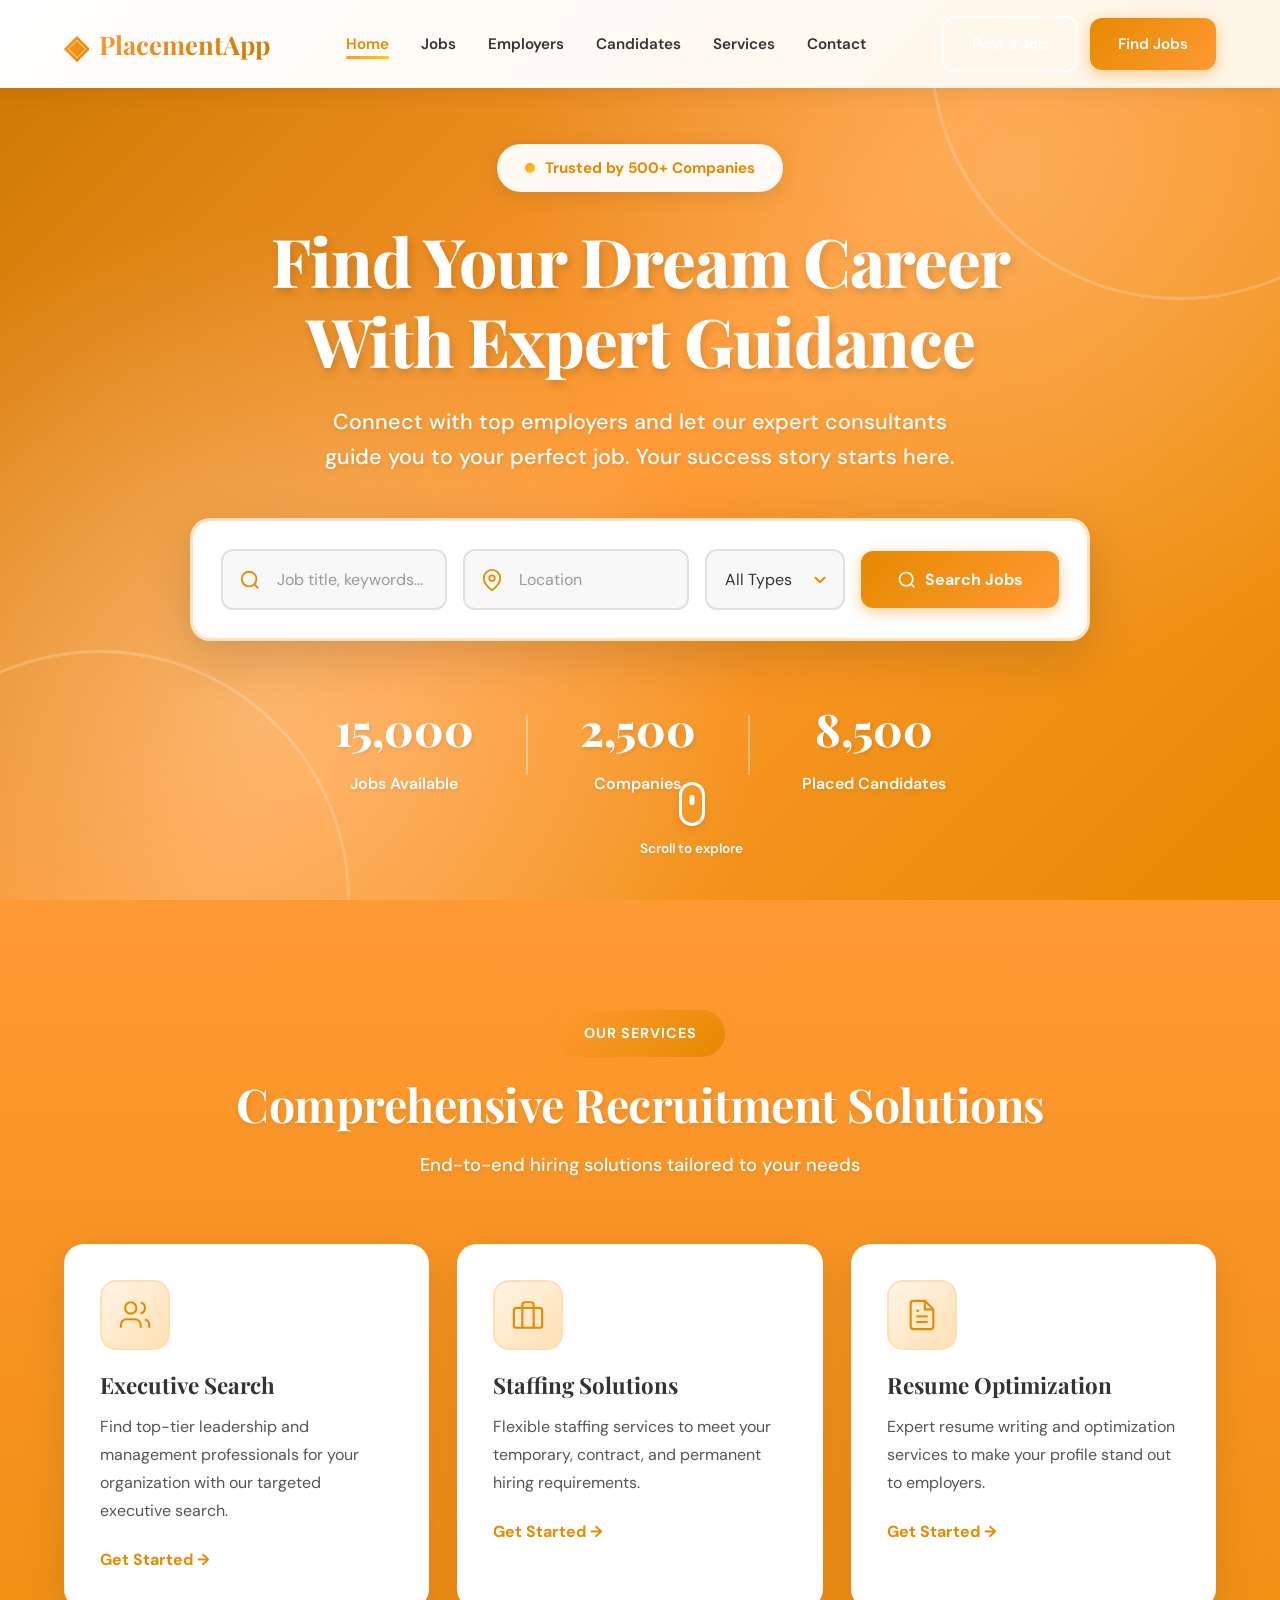
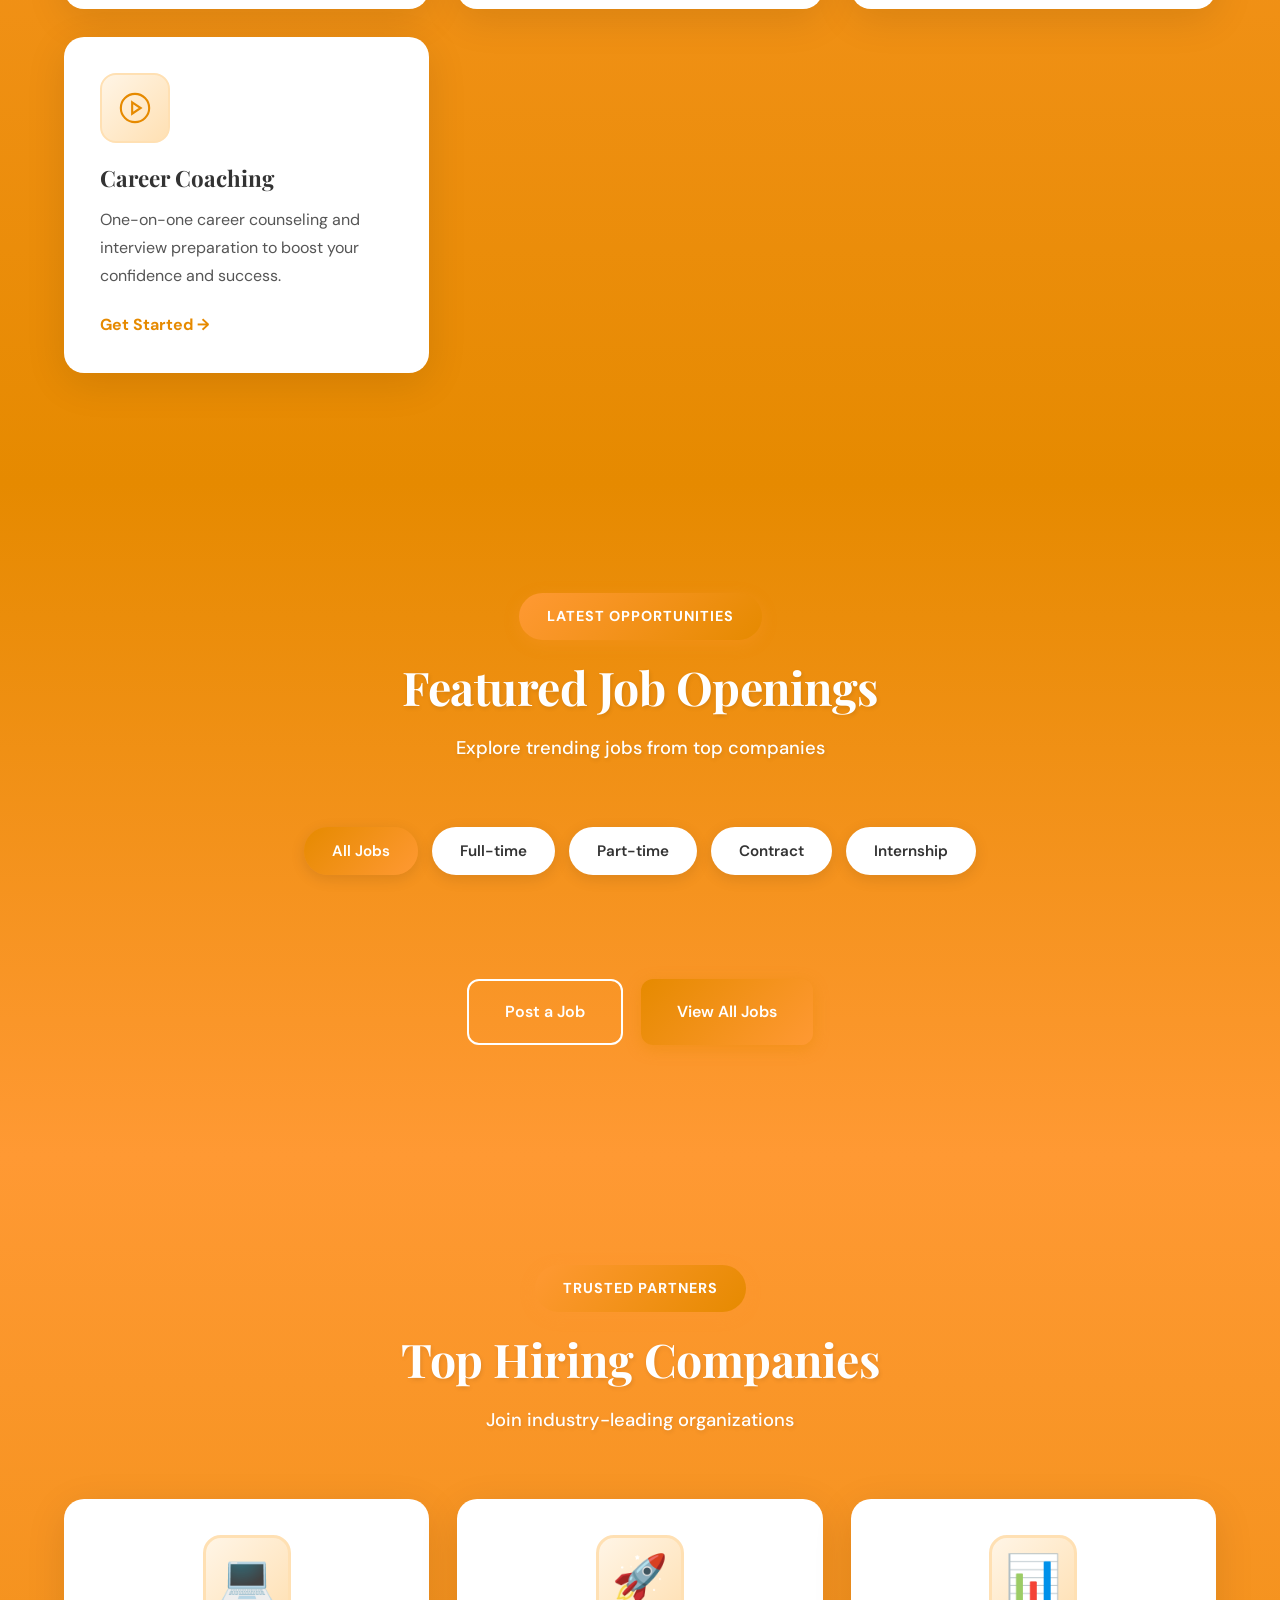
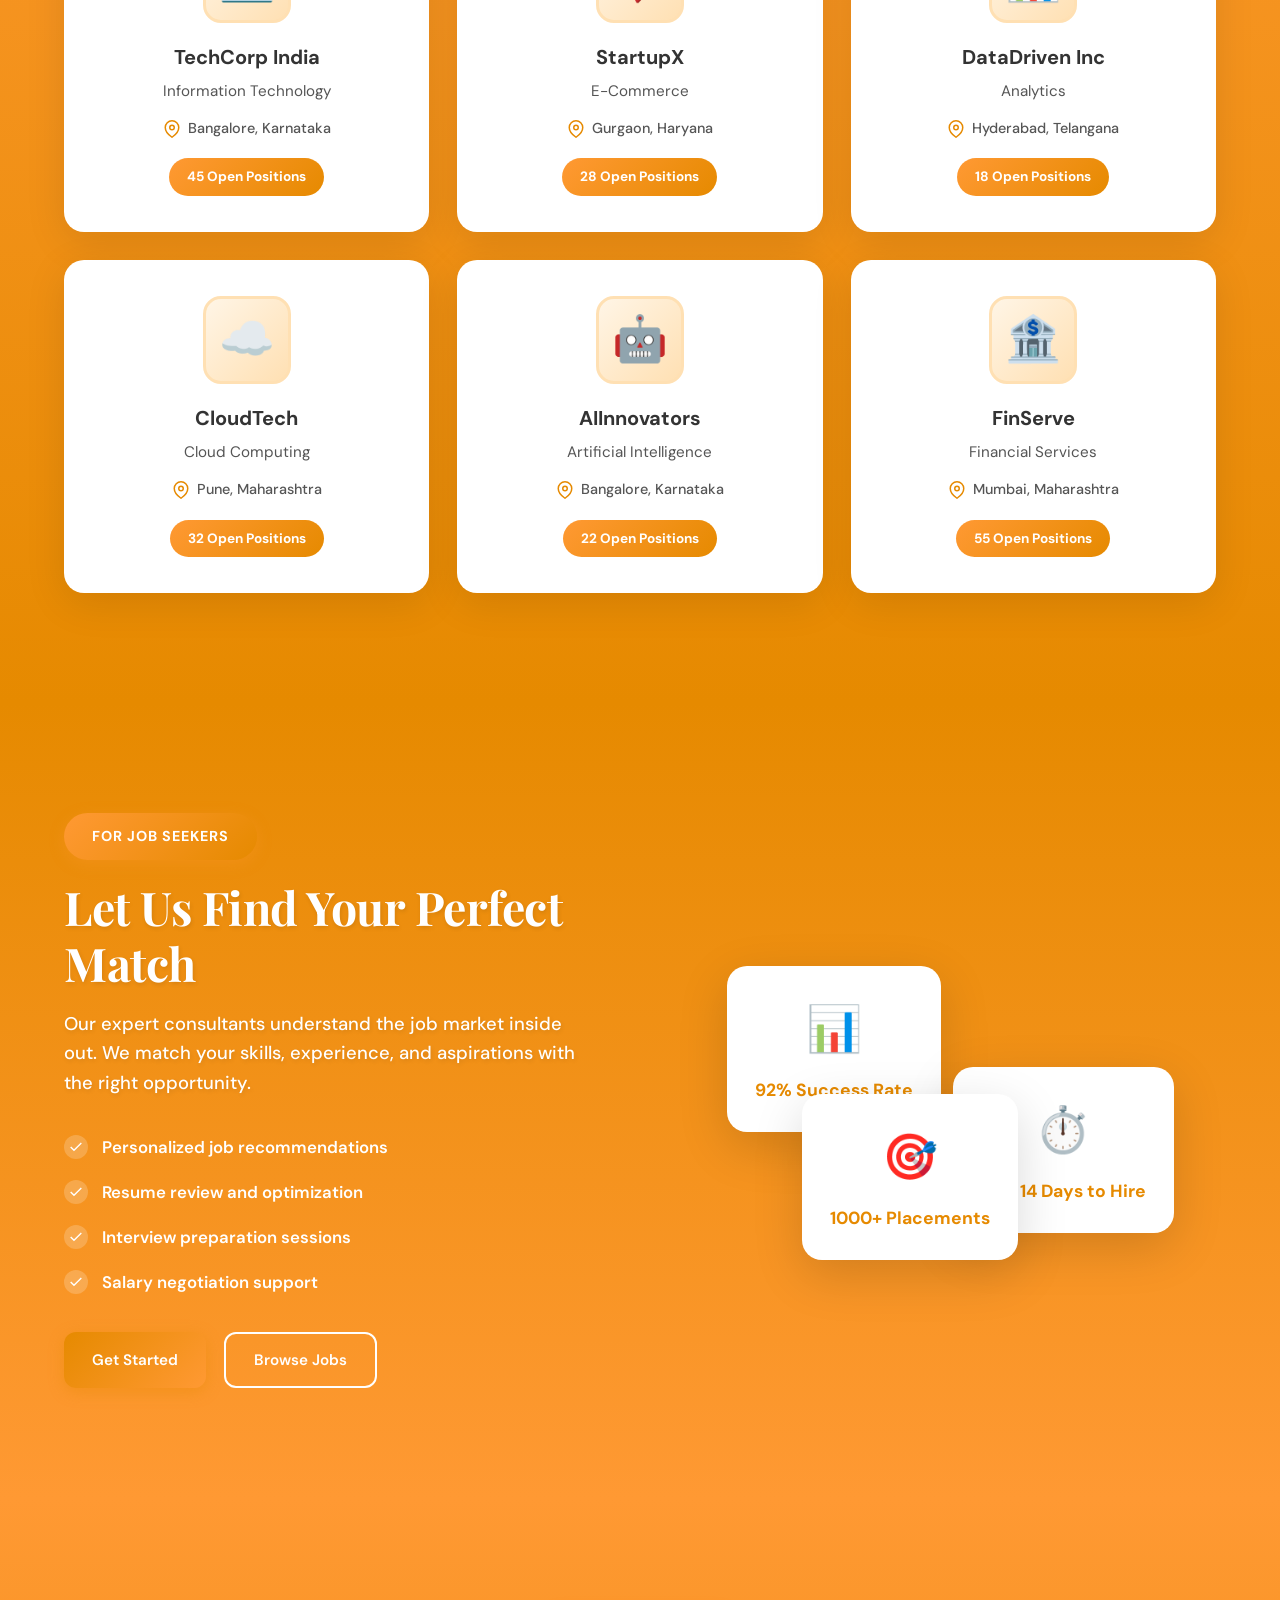
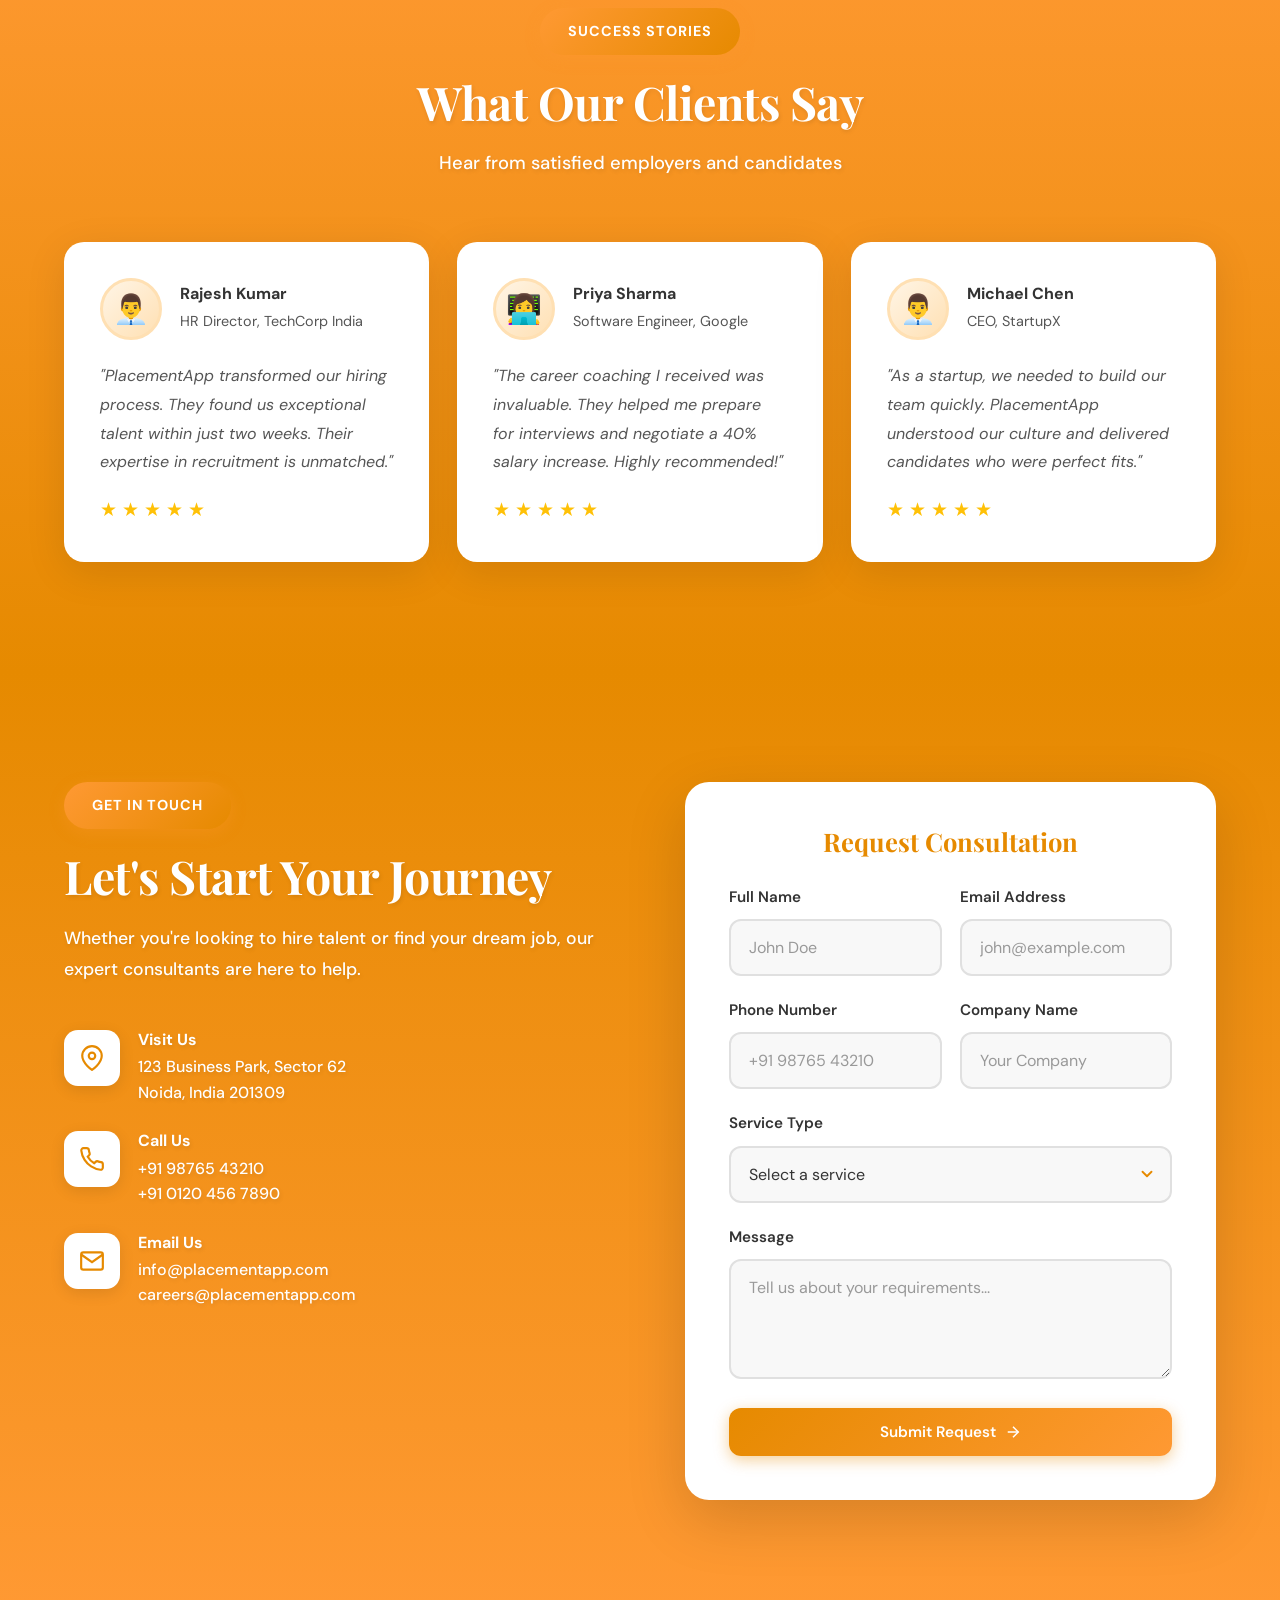
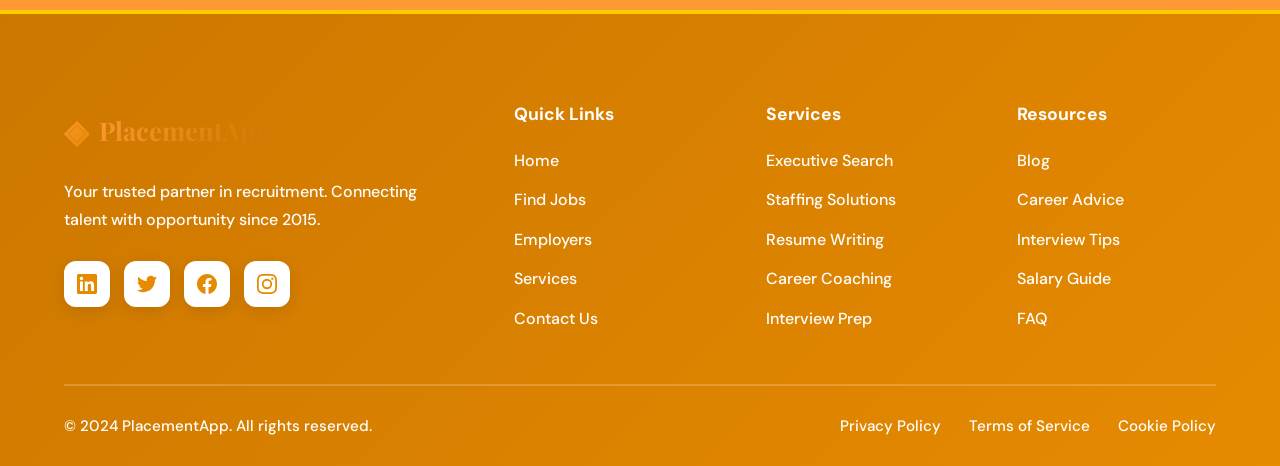
<file: index.html>
<!DOCTYPE html>
<html lang="en">
<head>
    <meta charset="UTF-8">
    <meta name="viewport" content="width=device-width, initial-scale=1.0">
    <title>PlacementApp - Your Trusted Recruitment Consultant</title>
    <link rel="preconnect" href="https://fonts.googleapis.com">
    <link rel="preconnect" href="https://fonts.gstatic.com" crossorigin>
    <link href="https://fonts.googleapis.com/css2?family=DM+Sans:wght@400;500;600;700&family=Playfair+Display:wght@400;500;600;700&display=swap" rel="stylesheet">
    <link rel="stylesheet" href="styles.css">
    <link rel="icon" href="data:image/svg+xml,<svg xmlns='http://www.w3.org/2000/svg' viewBox='0 0 100 100'><text y='.9em' font-size='90'>💼</text></svg>">
</head>
<body>
    <!-- Navigation -->
    <nav class="navbar" id="navbar">
        <div class="nav-container">
            <a href="#" class="logo">
                <span class="logo-icon">◈</span>
                <span class="logo-text">PlacementApp</span>
            </a>
            <ul class="nav-links">
                <li><a href="index.html" class="active">Home</a></li>
                <li><a href="jobs.html">Jobs</a></li>
                <li><a href="employers.html">Employers</a></li>
                <li><a href="candidates.html">Candidates</a></li>
                <li><a href="services.html">Services</a></li>
                <li><a href="contact.html">Contact</a></li>
            </ul>
            <div class="nav-cta">
                <a href="contact.html" class="btn btn-outline">Post a Job</a>
                <a href="jobs.html" class="btn btn-primary">Find Jobs</a>
            </div>
            <div class="hamburger" id="hamburger">
                <span></span>
                <span></span>
                <span></span>
            </div>
        </div>
    </nav>

    <!-- Mobile Menu -->
    <div class="mobile-menu" id="mobileMenu">
        <ul class="mobile-nav-links">
            <li><a href="index.html">Home</a></li>
            <li><a href="jobs.html">Jobs</a></li>
            <li><a href="employers.html">Employers</a></li>
            <li><a href="candidates.html">Candidates</a></li>
            <li><a href="services.html">Services</a></li>
            <li><a href="contact.html">Contact</a></li>
        </ul>
        <div class="mobile-nav-cta">
            <a href="contact.html" class="btn btn-outline">Post a Job</a>
            <a href="jobs.html" class="btn btn-primary">Find Jobs</a>
        </div>
    </div>

    <!-- Hero Section -->
    <section class="hero" id="home">
        <div class="hero-bg"></div>
        <div class="hero-particles" id="particles"></div>
        <div class="hero-content">
            <div class="hero-badge">
                <span class="badge-dot"></span>
                Trusted by 500+ Companies
            </div>
            <h1 class="hero-title">
                Find Your <span class="highlight">Dream Career</span><br>
                With Expert Guidance
            </h1>
            <p class="hero-subtitle">
                Connect with top employers and let our expert consultants guide you to your perfect job. 
                Your success story starts here.
            </p>
            
            <!-- Search Box -->
            <div class="search-box">
                <div class="search-input-group">
                    <div class="input-wrapper">
                        <svg class="input-icon" viewBox="0 0 24 24" fill="none" stroke="currentColor" stroke-width="2">
                            <circle cx="11" cy="11" r="8"></circle>
                            <path d="m21 21-4.35-4.35"></path>
                        </svg>
                        <input type="text" id="jobSearch" placeholder="Job title, keywords...">
                    </div>
                    <div class="input-wrapper">
                        <svg class="input-icon" viewBox="0 0 24 24" fill="none" stroke="currentColor" stroke-width="2">
                            <path d="M21 10c0 7-9 13-9 13s-9-6-9-13a9 9 0 0 1 18 0z"></path>
                            <circle cx="12" cy="10" r="3"></circle>
                        </svg>
                        <input type="text" id="locationSearch" placeholder="Location">
                    </div>
                    <select id="jobTypeSearch" class="search-select">
                        <option value="">All Types</option>
                        <option value="Full-time">Full-time</option>
                        <option value="Part-time">Part-time</option>
                        <option value="Contract">Contract</option>
                        <option value="Internship">Internship</option>
                    </select>
                    <button class="btn btn-primary btn-search" onclick="searchJobs()">
                        <svg viewBox="0 0 24 24" fill="none" stroke="currentColor" stroke-width="2">
                            <circle cx="11" cy="11" r="8"></circle>
                            <path d="m21 21-4.35-4.35"></path>
                        </svg>
                        Search Jobs
                    </button>
                </div>
            </div>

            <!-- Quick Stats -->
            <div class="hero-stats">
                <div class="stat-item">
                    <span class="stat-number" data-count="15000">0</span>
                    <span class="stat-label">Jobs Available</span>
                </div>
                <div class="stat-divider"></div>
                <div class="stat-item">
                    <span class="stat-number" data-count="2500">0</span>
                    <span class="stat-label">Companies</span>
                </div>
                <div class="stat-divider"></div>
                <div class="stat-item">
                    <span class="stat-number" data-count="8500">0</span>
                    <span class="stat-label">Placed Candidates</span>
                </div>
            </div>
        </div>
        <div class="scroll-indicator">
            <div class="mouse">
                <div class="wheel"></div>
            </div>
            <span>Scroll to explore</span>
        </div>
    </section>

    <!-- Services Section -->
    <section class="services" id="services">
        <div class="container">
            <div class="section-header">
                <span class="section-tag">Our Services</span>
                <h2 class="section-title">Comprehensive Recruitment Solutions</h2>
                <p class="section-subtitle">End-to-end hiring solutions tailored to your needs</p>
            </div>
            <div class="services-grid">
                <div class="service-card">
                    <div class="service-icon">
                        <svg viewBox="0 0 24 24" fill="none" stroke="currentColor" stroke-width="1.5">
                            <path d="M16 21v-2a4 4 0 0 0-4-4H6a4 4 0 0 0-4 4v2"></path>
                            <circle cx="9" cy="7" r="4"></circle>
                            <path d="M22 21v-2a4 4 0 0 0-3-3.87"></path>
                            <path d="M16 3.13a4 4 0 0 1 0 7.75"></path>
                        </svg>
                    </div>
                    <h3>Executive Search</h3>
                    <p>Find top-tier leadership and management professionals for your organization with our targeted executive search.</p>
                    <a href="#contact" class="service-link">Get Started →</a>
                </div>
                <div class="service-card">
                    <div class="service-icon">
                        <svg viewBox="0 0 24 24" fill="none" stroke="currentColor" stroke-width="1.5">
                            <rect x="2" y="7" width="20" height="14" rx="2" ry="2"></rect>
                            <path d="M16 21V5a2 2 0 0 0-2-2h-4a2 2 0 0 0-2 2v16"></path>
                        </svg>
                    </div>
                    <h3>Staffing Solutions</h3>
                    <p>Flexible staffing services to meet your temporary, contract, and permanent hiring requirements.</p>
                    <a href="#contact" class="service-link">Get Started →</a>
                </div>
                <div class="service-card">
                    <div class="service-icon">
                        <svg viewBox="0 0 24 24" fill="none" stroke="currentColor" stroke-width="1.5">
                            <path d="M14 2H6a2 2 0 0 0-2 2v16a2 2 0 0 0 2 2h12a2 2 0 0 0 2-2V8z"></path>
                            <polyline points="14 2 14 8 20 8"></polyline>
                            <line x1="16" y1="13" x2="8" y2="13"></line>
                            <line x1="16" y1="17" x2="8" y2="17"></line>
                            <polyline points="10 9 9 9 8 9"></polyline>
                        </svg>
                    </div>
                    <h3>Resume Optimization</h3>
                    <p>Expert resume writing and optimization services to make your profile stand out to employers.</p>
                    <a href="#contact" class="service-link">Get Started →</a>
                </div>
                <div class="service-card">
                    <div class="service-icon">
                        <svg viewBox="0 0 24 24" fill="none" stroke="currentColor" stroke-width="1.5">
                            <circle cx="12" cy="12" r="10"></circle>
                            <polygon points="10 8 16 12 10 16 10 8"></polygon>
                        </svg>
                    </div>
                    <h3>Career Coaching</h3>
                    <p>One-on-one career counseling and interview preparation to boost your confidence and success.</p>
                    <a href="#contact" class="service-link">Get Started →</a>
                </div>
            </div>
        </div>
    </section>

    <!-- Jobs Section -->
    <section class="jobs" id="jobs">
        <div class="container">
            <div class="section-header">
                <span class="section-tag">Latest Opportunities</span>
                <h2 class="section-title">Featured Job Openings</h2>
                <p class="section-subtitle">Explore trending jobs from top companies</p>
            </div>
            
            <!-- Filter Tabs -->
            <div class="job-filters">
                <button class="filter-btn active" data-type="all">All Jobs</button>
                <button class="filter-btn" data-type="Full-time">Full-time</button>
                <button class="filter-btn" data-type="Part-time">Part-time</button>
                <button class="filter-btn" data-type="Contract">Contract</button>
                <button class="filter-btn" data-type="Internship">Internship</button>
            </div>

            <!-- Jobs Grid -->
            <div class="jobs-grid" id="jobsGrid">
                <!-- Jobs will be populated by JavaScript -->
            </div>

            <div class="jobs-cta">
                <a href="#contact" class="btn btn-outline btn-lg">Post a Job</a>
                <a href="#jobs" class="btn btn-primary btn-lg" onclick="loadAllJobs()">View All Jobs</a>
            </div>
        </div>
    </section>

    <!-- Employers Section -->
    <section class="employers" id="employers">
        <div class="container">
            <div class="section-header">
                <span class="section-tag">Trusted Partners</span>
                <h2 class="section-title">Top Hiring Companies</h2>
                <p class="section-subtitle">Join industry-leading organizations</p>
            </div>
            <div class="employers-grid" id="employersGrid">
                <!-- Employers will be populated by JavaScript -->
            </div>
        </div>
    </section>

    <!-- Candidates Section -->
    <section class="candidates" id="candidates">
        <div class="container">
            <div class="candidates-wrapper">
                <div class="candidates-content">
                    <span class="section-tag">For Job Seekers</span>
                    <h2 class="section-title">Let Us Find Your Perfect Match</h2>
                    <p class="section-subtitle">
                        Our expert consultants understand the job market inside out. We match your skills, 
                        experience, and aspirations with the right opportunity.
                    </p>
                    <ul class="candidate-benefits">
                        <li>
                            <svg viewBox="0 0 24 24" fill="none" stroke="currentColor" stroke-width="2">
                                <polyline points="20 6 9 17 4 12"></polyline>
                            </svg>
                            Personalized job recommendations
                        </li>
                        <li>
                            <svg viewBox="0 0 24 24" fill="none" stroke="currentColor" stroke-width="2">
                                <polyline points="20 6 9 17 4 12"></polyline>
                            </svg>
                            Resume review and optimization
                        </li>
                        <li>
                            <svg viewBox="0 0 24 24" fill="none" stroke="currentColor" stroke-width="2">
                                <polyline points="20 6 9 17 4 12"></polyline>
                            </svg>
                            Interview preparation sessions
                        </li>
                        <li>
                            <svg viewBox="0 0 24 24" fill="none" stroke="currentColor" stroke-width="2">
                                <polyline points="20 6 9 17 4 12"></polyline>
                            </svg>
                            Salary negotiation support
                        </li>
                    </ul>
                    <div class="candidates-cta">
                        <a href="#contact" class="btn btn-primary">Get Started</a>
                        <a href="#jobs" class="btn btn-outline">Browse Jobs</a>
                    </div>
                </div>
                <div class="candidates-visual">
                    <div class="visual-card card-1">
                        <div class="card-icon">📊</div>
                        <div class="card-text">92% Success Rate</div>
                    </div>
                    <div class="visual-card card-2">
                        <div class="card-icon">⏱️</div>
                        <div class="card-text">Avg. 14 Days to Hire</div>
                    </div>
                    <div class="visual-card card-3">
                        <div class="card-icon">🎯</div>
                        <div class="card-text">1000+ Placements</div>
                    </div>
                </div>
            </div>
        </div>
    </section>

    <!-- Testimonials Section -->
    <section class="testimonials" id="testimonials">
        <div class="container">
            <div class="section-header">
                <span class="section-tag">Success Stories</span>
                <h2 class="section-title">What Our Clients Say</h2>
                <p class="section-subtitle">Hear from satisfied employers and candidates</p>
            </div>
            <div class="testimonials-grid">
                <div class="testimonial-card">
                    <div class="testimonial-header">
                        <div class="testimonial-avatar">👨‍💼</div>
                        <div class="testimonial-info">
                            <h4>Rajesh Kumar</h4>
                            <span>HR Director, TechCorp India</span>
                        </div>
                    </div>
                    <p class="testimonial-text">
                        "PlacementApp transformed our hiring process. They found us exceptional talent 
                        within just two weeks. Their expertise in recruitment is unmatched."
                    </p>
                    <div class="testimonial-rating">★★★★★</div>
                </div>
                <div class="testimonial-card">
                    <div class="testimonial-header">
                        <div class="testimonial-avatar">👩‍💻</div>
                        <div class="testimonial-info">
                            <h4>Priya Sharma</h4>
                            <span>Software Engineer, Google</span>
                        </div>
                    </div>
                    <p class="testimonial-text">
                        "The career coaching I received was invaluable. They helped me prepare for 
                        interviews and negotiate a 40% salary increase. Highly recommended!"
                    </p>
                    <div class="testimonial-rating">★★★★★</div>
                </div>
                <div class="testimonial-card">
                    <div class="testimonial-header">
                        <div class="testimonial-avatar">👨‍💼</div>
                        <div class="testimonial-info">
                            <h4>Michael Chen</h4>
                            <span>CEO, StartupX</span>
                        </div>
                    </div>
                    <p class="testimonial-text">
                        "As a startup, we needed to build our team quickly. PlacementApp understood 
                        our culture and delivered candidates who were perfect fits."
                    </p>
                    <div class="testimonial-rating">★★★★★</div>
                </div>
            </div>
        </div>
    </section>

    <!-- Contact Section -->
    <section class="contact" id="contact">
        <div class="container">
            <div class="contact-wrapper">
                <div class="contact-info">
                    <span class="section-tag">Get In Touch</span>
                    <h2 class="section-title">Let's Start Your Journey</h2>
                    <p class="contact-desc">
                        Whether you're looking to hire talent or find your dream job, our expert 
                        consultants are here to help.
                    </p>
                    <div class="contact-details">
                        <div class="contact-item">
                            <div class="contact-icon">
                                <svg viewBox="0 0 24 24" fill="none" stroke="currentColor" stroke-width="2">
                                    <path d="M21 10c0 7-9 13-9 13s-9-6-9-13a9 9 0 0 1 18 0z"></path>
                                    <circle cx="12" cy="10" r="3"></circle>
                                </svg>
                            </div>
                            <div>
                                <h4>Visit Us</h4>
                                <p>123 Business Park, Sector 62<br>Noida, India 201309</p>
                            </div>
                        </div>
                        <div class="contact-item">
                            <div class="contact-icon">
                                <svg viewBox="0 0 24 24" fill="none" stroke="currentColor" stroke-width="2">
                                    <path d="M22 16.92v3a2 2 0 0 1-2.18 2 19.79 19.79 0 0 1-8.63-3.07 19.5 19.5 0 0 1-6-6 19.79 19.79 0 0 1-3.07-8.67A2 2 0 0 1 4.11 2h3a2 2 0 0 1 2 1.72 12.84 12.84 0 0 0 .7 2.81 2 2 0 0 1-.45 2.11L8.09 9.91a16 16 0 0 0 6 6l1.27-1.27a2 2 0 0 1 2.11-.45 12.84 12.84 0 0 0 2.81.7A2 2 0 0 1 22 16.92z"></path>
                                </svg>
                            </div>
                            <div>
                                <h4>Call Us</h4>
                                <p>+91 98765 43210<br>+91 0120 456 7890</p>
                            </div>
                        </div>
                        <div class="contact-item">
                            <div class="contact-icon">
                                <svg viewBox="0 0 24 24" fill="none" stroke="currentColor" stroke-width="2">
                                    <path d="M4 4h16c1.1 0 2 .9 2 2v12c0 1.1-.9 2-2 2H4c-1.1 0-2-.9-2-2V6c0-1.1.9-2 2-2z"></path>
                                    <polyline points="22,6 12,13 2,6"></polyline>
                                </svg>
                            </div>
                            <div>
                                <h4>Email Us</h4>
                                <p>info@placementapp.com<br>careers@placementapp.com</p>
                            </div>
                        </div>
                    </div>
                </div>
                <div class="contact-form-wrapper">
                    <form class="contact-form" id="contactForm">
                        <h3>Request Consultation</h3>
                        <div class="form-row">
                            <div class="form-group">
                                <label for="name">Full Name</label>
                                <input type="text" id="name" name="name" placeholder="John Doe" required>
                            </div>
                            <div class="form-group">
                                <label for="email">Email Address</label>
                                <input type="email" id="email" name="email" placeholder="john@example.com" required>
                            </div>
                        </div>
                        <div class="form-row">
                            <div class="form-group">
                                <label for="phone">Phone Number</label>
                                <input type="tel" id="phone" name="phone" placeholder="+91 98765 43210" required>
                            </div>
                            <div class="form-group">
                                <label for="company">Company Name</label>
                                <input type="text" id="company" name="company" placeholder="Your Company">
                            </div>
                        </div>
                        <div class="form-group">
                            <label for="service">Service Type</label>
                            <select id="service" name="service" required>
                                <option value="">Select a service</option>
                                <option value="hiring">I want to hire talent</option>
                                <option value="job">I'm looking for a job</option>
                                <option value="resume">Resume optimization</option>
                                <option value="coaching">Career coaching</option>
                                <option value="other">Other inquiry</option>
                            </select>
                        </div>
                        <div class="form-group">
                            <label for="message">Message</label>
                            <textarea id="message" name="message" rows="4" placeholder="Tell us about your requirements..."></textarea>
                        </div>
                        <button type="submit" class="btn btn-primary btn-block">
                            <span>Submit Request</span>
                            <svg viewBox="0 0 24 24" fill="none" stroke="currentColor" stroke-width="2">
                                <line x1="5" y1="12" x2="19" y2="12"></line>
                                <polyline points="12 5 19 12 12 19"></polyline>
                            </svg>
                        </button>
                    </form>
                </div>
            </div>
        </div>
    </section>

    <!-- Footer -->
    <footer class="footer">
        <div class="container">
            <div class="footer-grid">
                <div class="footer-brand">
                    <a href="#" class="logo">
                        <span class="logo-icon">◈</span>
                        <span class="logo-text">PlacementApp</span>
                    </a>
                    <p>Your trusted partner in recruitment. Connecting talent with opportunity since 2015.</p>
                    <div class="social-links">
                        <a href="#" aria-label="LinkedIn">
                            <svg viewBox="0 0 24 24" fill="currentColor">
                                <path d="M20.447 20.452h-3.554v-5.569c0-1.328-.027-3.037-1.852-3.037-1.853 0-2.136 1.445-2.136 2.939v5.667H9.351V9h3.414v1.561h.046c.477-.9 1.637-1.85 3.37-1.85 3.601 0 4.267 2.37 4.267 5.455v6.286zM5.337 7.433c-1.144 0-2.063-.926-2.063-2.065 0-1.138.92-2.063 2.063-2.063 1.14 0 2.064.925 2.064 2.063 0 1.139-.925 2.065-2.064 2.065zm1.782 13.019H3.555V9h3.564v11.452zM22.225 0H1.771C.792 0 0 .774 0 1.729v20.542C0 23.227.792 24 1.771 24h20.451C23.2 24 24 23.227 24 22.271V1.729C24 .774 23.2 0 22.222 0h.003z"/>
                            </svg>
                        </a>
                        <a href="#" aria-label="Twitter">
                            <svg viewBox="0 0 24 24" fill="currentColor">
                                <path d="M23.953 4.57a10 10 0 01-2.825.775 4.958 4.958 0 002.163-2.723c-.951.555-2.005.959-3.127 1.184a4.92 4.92 0 00-8.384 4.482C7.69 8.095 4.067 6.13 1.64 3.162a4.822 4.822 0 00-.666 2.475c0 1.71.87 3.213 2.188 4.096a4.904 4.904 0 01-2.228-.616v.06a4.923 4.923 0 003.946 4.827 4.996 4.996 0 01-2.212.085 4.936 4.936 0 004.604 3.417 9.867 9.867 0 01-6.102 2.105c-.39 0-.779-.023-1.17-.067a13.995 13.995 0 007.557 2.209c9.053 0 13.998-7.496 13.998-13.985 0-.21 0-.42-.015-.63A9.935 9.935 0 0024 4.59z"/>
                            </svg>
                        </a>
                        <a href="#" aria-label="Facebook">
                            <svg viewBox="0 0 24 24" fill="currentColor">
                                <path d="M24 12.073c0-6.627-5.373-12-12-12s-12 5.373-12 12c0 5.99 4.388 10.954 10.125 11.854v-8.385H7.078v-3.47h3.047V9.43c0-3.007 1.792-4.669 4.533-4.669 1.312 0 2.686.235 2.686.235v2.953H15.83c-1.491 0-1.956.925-1.956 1.874v2.25h3.328l-.532 3.47h-2.796v8.385C19.612 23.027 24 18.062 24 12.073z"/>
                            </svg>
                        </a>
                        <a href="#" aria-label="Instagram">
                            <svg viewBox="0 0 24 24" fill="currentColor">
                                <path d="M12 2.163c3.204 0 3.584.012 4.85.07 3.252.148 4.771 1.691 4.919 4.919.058 1.265.069 1.645.069 4.849 0 3.205-.012 3.584-.069 4.849-.149 3.225-1.664 4.771-4.919 4.919-1.266.058-1.644.07-4.85.07-3.204 0-3.584-.012-4.849-.07-3.26-.149-4.771-1.699-4.919-4.92-.058-1.265-.07-1.644-.07-4.849 0-3.204.013-3.583.07-4.849.149-3.227 1.664-4.771 4.919-4.919 1.266-.057 1.645-.069 4.849-.069zM12 0C8.741 0 8.333.014 7.053.072 2.695.272.273 2.69.073 7.052.014 8.333 0 8.741 0 12c0 3.259.014 3.668.072 4.948.2 4.358 2.618 6.78 6.98 6.98C8.333 23.986 8.741 24 12 24c3.259 0 3.668-.014 4.948-.072 4.354-.2 6.782-2.618 6.979-6.98.059-1.28.073-1.689.073-4.948 0-3.259-.014-3.667-.072-4.947-.196-4.354-2.617-6.78-6.979-6.98C15.668.014 15.259 0 12 0zm0 5.838a6.162 6.162 0 100 12.324 6.162 6.162 0 000-12.324zM12 16a4 4 0 110-8 4 4 0 010 8zm6.406-11.845a1.44 1.44 0 100 2.881 1.44 1.44 0 000-2.881z"/>
                            </svg>
                        </a>
                    </div>
                </div>
                <div class="footer-links">
                    <h4>Quick Links</h4>
                    <ul>
                        <li><a href="#home">Home</a></li>
                        <li><a href="#jobs">Find Jobs</a></li>
                        <li><a href="#employers">Employers</a></li>
                        <li><a href="#services">Services</a></li>
                        <li><a href="#contact">Contact Us</a></li>
                    </ul>
                </div>
                <div class="footer-links">
                    <h4>Services</h4>
                    <ul>
                        <li><a href="#services">Executive Search</a></li>
                        <li><a href="#services">Staffing Solutions</a></li>
                        <li><a href="#services">Resume Writing</a></li>
                        <li><a href="#services">Career Coaching</a></li>
                        <li><a href="#services">Interview Prep</a></li>
                    </ul>
                </div>
                <div class="footer-links">
                    <h4>Resources</h4>
                    <ul>
                        <li><a href="#">Blog</a></li>
                        <li><a href="#">Career Advice</a></li>
                        <li><a href="#">Interview Tips</a></li>
                        <li><a href="#">Salary Guide</a></li>
                        <li><a href="#">FAQ</a></li>
                    </ul>
                </div>
            </div>
            <div class="footer-bottom">
                <p>&copy; 2024 PlacementApp. All rights reserved.</p>
                <div class="footer-legal">
                    <a href="#">Privacy Policy</a>
                    <a href="#">Terms of Service</a>
                    <a href="#">Cookie Policy</a>
                </div>
            </div>
        </div>
    </footer>

    <!-- Success Message Modal -->
    <div class="modal" id="successModal">
        <div class="modal-content">
            <div class="modal-icon">✓</div>
            <h3>Thank You!</h3>
            <p>Your request has been submitted successfully. Our team will contact you within 24 hours.</p>
            <button class="btn btn-primary" onclick="closeModal()">Close</button>
        </div>
    </div>

    <script src="script.js"></script>
</body>
</html>
</file>
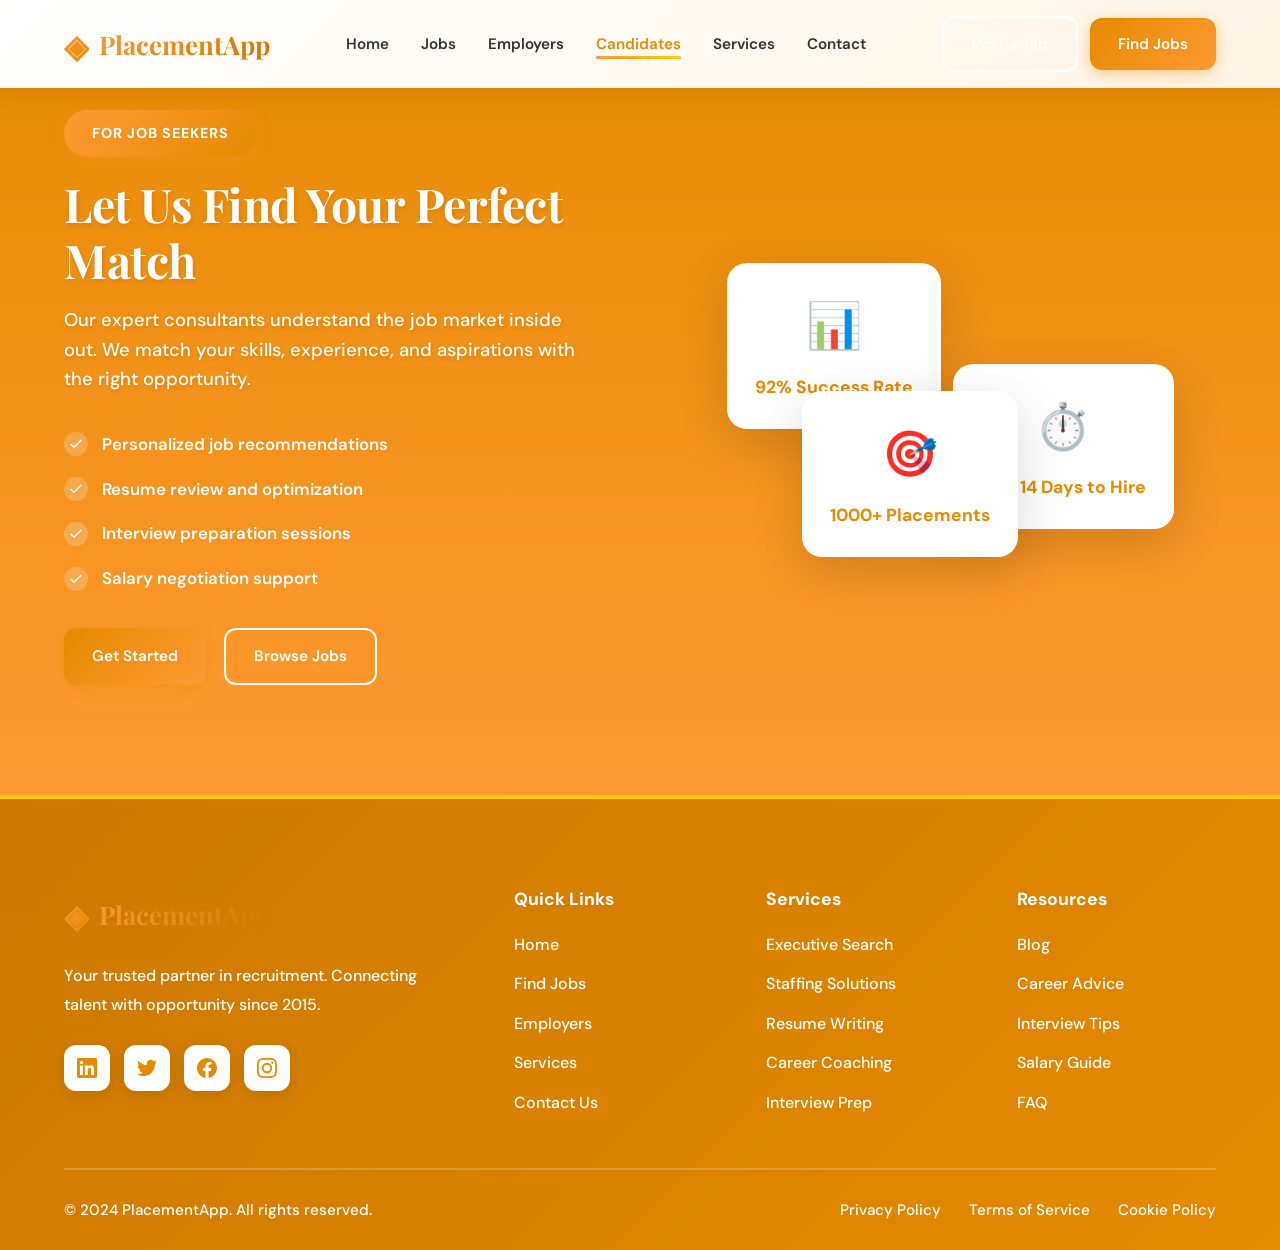
<file: candidates.html>
<!DOCTYPE html>
<html lang="en">
<head>
    <meta charset="UTF-8">
    <meta name="viewport" content="width=device-width, initial-scale=1.0">
    <title>Candidates - PlacementApp</title>
    <link rel="preconnect" href="https://fonts.googleapis.com">
    <link rel="preconnect" href="https://fonts.gstatic.com" crossorigin>
    <link href="https://fonts.googleapis.com/css2?family=DM+Sans:wght@400;500;600;700&family=Playfair+Display:wght@400;500;600;700&display=swap" rel="stylesheet">
    <link rel="stylesheet" href="styles.css">
    <link rel="icon" href="data:image/svg+xml,<svg xmlns='http://www.w3.org/2000/svg' viewBox='0 0 100 100'><text y='.9em' font-size='90'>💼</text></svg>">
</head>
<body>
    <!-- Navigation -->
    <nav class="navbar" id="navbar">
        <div class="nav-container">
            <a href="index.html" class="logo">
                <span class="logo-icon">◈</span>
                <span class="logo-text">PlacementApp</span>
            </a>
            <ul class="nav-links">
                <li><a href="index.html">Home</a></li>
                <li><a href="jobs.html">Jobs</a></li>
                <li><a href="employers.html">Employers</a></li>
                <li><a href="candidates.html" class="active">Candidates</a></li>
                <li><a href="services.html">Services</a></li>
                <li><a href="contact.html">Contact</a></li>
            </ul>
            <div class="nav-cta">
                <a href="contact.html" class="btn btn-outline">Post a Job</a>
                <a href="jobs.html" class="btn btn-primary">Find Jobs</a>
            </div>
            <div class="hamburger" id="hamburger">
                <span></span>
                <span></span>
                <span></span>
            </div>
        </div>
    </nav>

    <!-- Mobile Menu -->
    <div class="mobile-menu" id="mobileMenu">
        <ul class="mobile-nav-links">
            <li><a href="index.html">Home</a></li>
            <li><a href="jobs.html">Jobs</a></li>
            <li><a href="employers.html">Employers</a></li>
            <li><a href="candidates.html">Candidates</a></li>
            <li><a href="services.html">Services</a></li>
            <li><a href="contact.html">Contact</a></li>
        </ul>
        <div class="mobile-nav-cta">
            <a href="contact.html" class="btn btn-outline">Post a Job</a>
            <a href="jobs.html" class="btn btn-primary">Find Jobs</a>
        </div>
    </div>

    <!-- Candidates Section -->
    <section class="candidates" id="candidates">
        <div class="container">
            <div class="candidates-wrapper">
                <div class="candidates-content">
                    <span class="section-tag">For Job Seekers</span>
                    <h2 class="section-title">Let Us Find Your Perfect Match</h2>
                    <p class="section-subtitle">
                        Our expert consultants understand the job market inside out. We match your skills, 
                        experience, and aspirations with the right opportunity.
                    </p>
                    <ul class="candidate-benefits">
                        <li>
                            <svg viewBox="0 0 24 24" fill="none" stroke="currentColor" stroke-width="2">
                                <polyline points="20 6 9 17 4 12"></polyline>
                            </svg>
                            Personalized job recommendations
                        </li>
                        <li>
                            <svg viewBox="0 0 24 24" fill="none" stroke="currentColor" stroke-width="2">
                                <polyline points="20 6 9 17 4 12"></polyline>
                            </svg>
                            Resume review and optimization
                        </li>
                        <li>
                            <svg viewBox="0 0 24 24" fill="none" stroke="currentColor" stroke-width="2">
                                <polyline points="20 6 9 17 4 12"></polyline>
                            </svg>
                            Interview preparation sessions
                        </li>
                        <li>
                            <svg viewBox="0 0 24 24" fill="none" stroke="currentColor" stroke-width="2">
                                <polyline points="20 6 9 17 4 12"></polyline>
                            </svg>
                            Salary negotiation support
                        </li>
                    </ul>
                    <div class="candidates-cta">
                        <a href="contact.html" class="btn btn-primary">Get Started</a>
                        <a href="jobs.html" class="btn btn-outline">Browse Jobs</a>
                    </div>
                </div>
                <div class="candidates-visual">
                    <div class="visual-card card-1">
                        <div class="card-icon">📊</div>
                        <div class="card-text">92% Success Rate</div>
                    </div>
                    <div class="visual-card card-2">
                        <div class="card-icon">⏱️</div>
                        <div class="card-text">Avg. 14 Days to Hire</div>
                    </div>
                    <div class="visual-card card-3">
                        <div class="card-icon">🎯</div>
                        <div class="card-text">1000+ Placements</div>
                    </div>
                </div>
            </div>
        </div>
    </section>

    <!-- Footer -->
    <footer class="footer">
        <div class="container">
            <div class="footer-grid">
                <div class="footer-brand">
                    <a href="index.html" class="logo">
                        <span class="logo-icon">◈</span>
                        <span class="logo-text">PlacementApp</span>
                    </a>
                    <p>Your trusted partner in recruitment. Connecting talent with opportunity since 2015.</p>
                    <div class="social-links">
                        <a href="#" aria-label="LinkedIn">
                            <svg viewBox="0 0 24 24" fill="currentColor">
                                <path d="M20.447 20.452h-3.554v-5.569c0-1.328-.027-3.037-1.852-3.037-1.853 0-2.136 1.445-2.136 2.939v5.667H9.351V9h3.414v1.561h.046c.477-.9 1.637-1.85 3.37-1.85 3.601 0 4.267 2.37 4.267 5.455v6.286zM5.337 7.433c-1.144 0-2.063-.926-2.063-2.065 0-1.138.92-2.063 2.063-2.063 1.14 0 2.064.925 2.064 2.063 0 1.139-.925 2.065-2.064 2.065zm1.782 13.019H3.555V9h3.564v11.452zM22.225 0H1.771C.792 0 0 .774 0 1.729v20.542C0 23.227.792 24 1.771 24h20.451C23.2 24 24 23.227 24 22.271V1.729C24 .774 23.2 0 22.222 0h.003z"/>
                            </svg>
                        </a>
                        <a href="#" aria-label="Twitter">
                            <svg viewBox="0 0 24 24" fill="currentColor">
                                <path d="M23.953 4.57a10 10 0 01-2.825.775 4.958 4.958 0 002.163-2.723c-.951.555-2.005.959-3.127 1.184a4.92 4.92 0 00-8.384 4.482C7.69 8.095 4.067 6.13 1.64 3.162a4.822 4.822 0 00-.666 2.475c0 1.71.87 3.213 2.188 4.096a4.904 4.904 0 01-2.228-.616v.06a4.923 4.923 0 003.946 4.827 4.996 4.996 0 01-2.212.085 4.936 4.936 0 004.604 3.417 9.867 9.867 0 01-6.102 2.105c-.39 0-.779-.023-1.17-.067a13.995 13.995 0 007.557 2.209c9.053 0 13.998-7.496 13.998-13.985 0-.21 0-.42-.015-.63A9.935 9.935 0 0024 4.59z"/>
                            </svg>
                        </a>
                        <a href="#" aria-label="Facebook">
                            <svg viewBox="0 0 24 24" fill="currentColor">
                                <path d="M24 12.073c0-6.627-5.373-12-12-12s-12 5.373-12 12c0 5.99 4.388 10.954 10.125 11.854v-8.385H7.078v-3.47h3.047V9.43c0-3.007 1.792-4.669 4.533-4.669 1.312 0 2.686.235 2.686.235v2.953H15.83c-1.491 0-1.956.925-1.956 1.874v2.25h3.328l-.532 3.47h-2.796v8.385C19.612 23.027 24 18.062 24 12.073z"/>
                            </svg>
                        </a>
                        <a href="#" aria-label="Instagram">
                            <svg viewBox="0 0 24 24" fill="currentColor">
                                <path d="M12 2.163c3.204 0 3.584.012 4.85.07 3.252.148 4.771 1.691 4.919 4.919.058 1.265.069 1.645.069 4.849 0 3.205-.012 3.584-.069 4.849-.149 3.225-1.664 4.771-4.919 4.919-1.266.058-1.644.07-4.85.07-3.204 0-3.584-.012-4.849-.07-3.26-.149-4.771-1.699-4.919-4.92-.058-1.265-.07-1.644-.07-4.849 0-3.204.013-3.583.07-4.849.149-3.227 1.664-4.771 4.919-4.919 1.266-.057 1.645-.069 4.849-.069zM12 0C8.741 0 8.333.014 7.053.072 2.695.272.273 2.69.073 7.052.014 8.333 0 8.741 0 12c0 3.259.014 3.668.072 4.948.2 4.358 2.618 6.78 6.98 6.98C8.333 23.986 8.741 24 12 24c3.259 0 3.668-.014 4.948-.072 4.354-.2 6.782-2.618 6.979-6.98.059-1.28.073-1.689.073-4.948 0-3.259-.014-3.667-.072-4.947-.196-4.354-2.617-6.78-6.979-6.98C15.668.014 15.259 0 12 0zm0 5.838a6.162 6.162 0 100 12.324 6.162 6.162 0 000-12.324zM12 16a4 4 0 110-8 4 4 0 010 8zm6.406-11.845a1.44 1.44 0 100 2.881 1.44 1.44 0 000-2.881z"/>
                            </svg>
                        </a>
                    </div>
                </div>
                <div class="footer-links">
                    <h4>Quick Links</h4>
                    <ul>
                        <li><a href="index.html">Home</a></li>
                        <li><a href="jobs.html">Find Jobs</a></li>
                        <li><a href="employers.html">Employers</a></li>
                        <li><a href="services.html">Services</a></li>
                        <li><a href="contact.html">Contact Us</a></li>
                    </ul>
                </div>
                <div class="footer-links">
                    <h4>Services</h4>
                    <ul>
                        <li><a href="services.html">Executive Search</a></li>
                        <li><a href="services.html">Staffing Solutions</a></li>
                        <li><a href="services.html">Resume Writing</a></li>
                        <li><a href="services.html">Career Coaching</a></li>
                        <li><a href="services.html">Interview Prep</a></li>
                    </ul>
                </div>
                <div class="footer-links">
                    <h4>Resources</h4>
                    <ul>
                        <li><a href="#">Blog</a></li>
                        <li><a href="#">Career Advice</a></li>
                        <li><a href="#">Interview Tips</a></li>
                        <li><a href="#">Salary Guide</a></li>
                        <li><a href="#">FAQ</a></li>
                    </ul>
                </div>
            </div>
            <div class="footer-bottom">
                <p>&copy; 2024 PlacementApp. All rights reserved.</p>
                <div class="footer-legal">
                    <a href="#">Privacy Policy</a>
                    <a href="#">Terms of Service</a>
                    <a href="#">Cookie Policy</a>
                </div>
            </div>
        </div>
    </footer>

    <script src="script.js"></script>
</body>
</html>
</file>
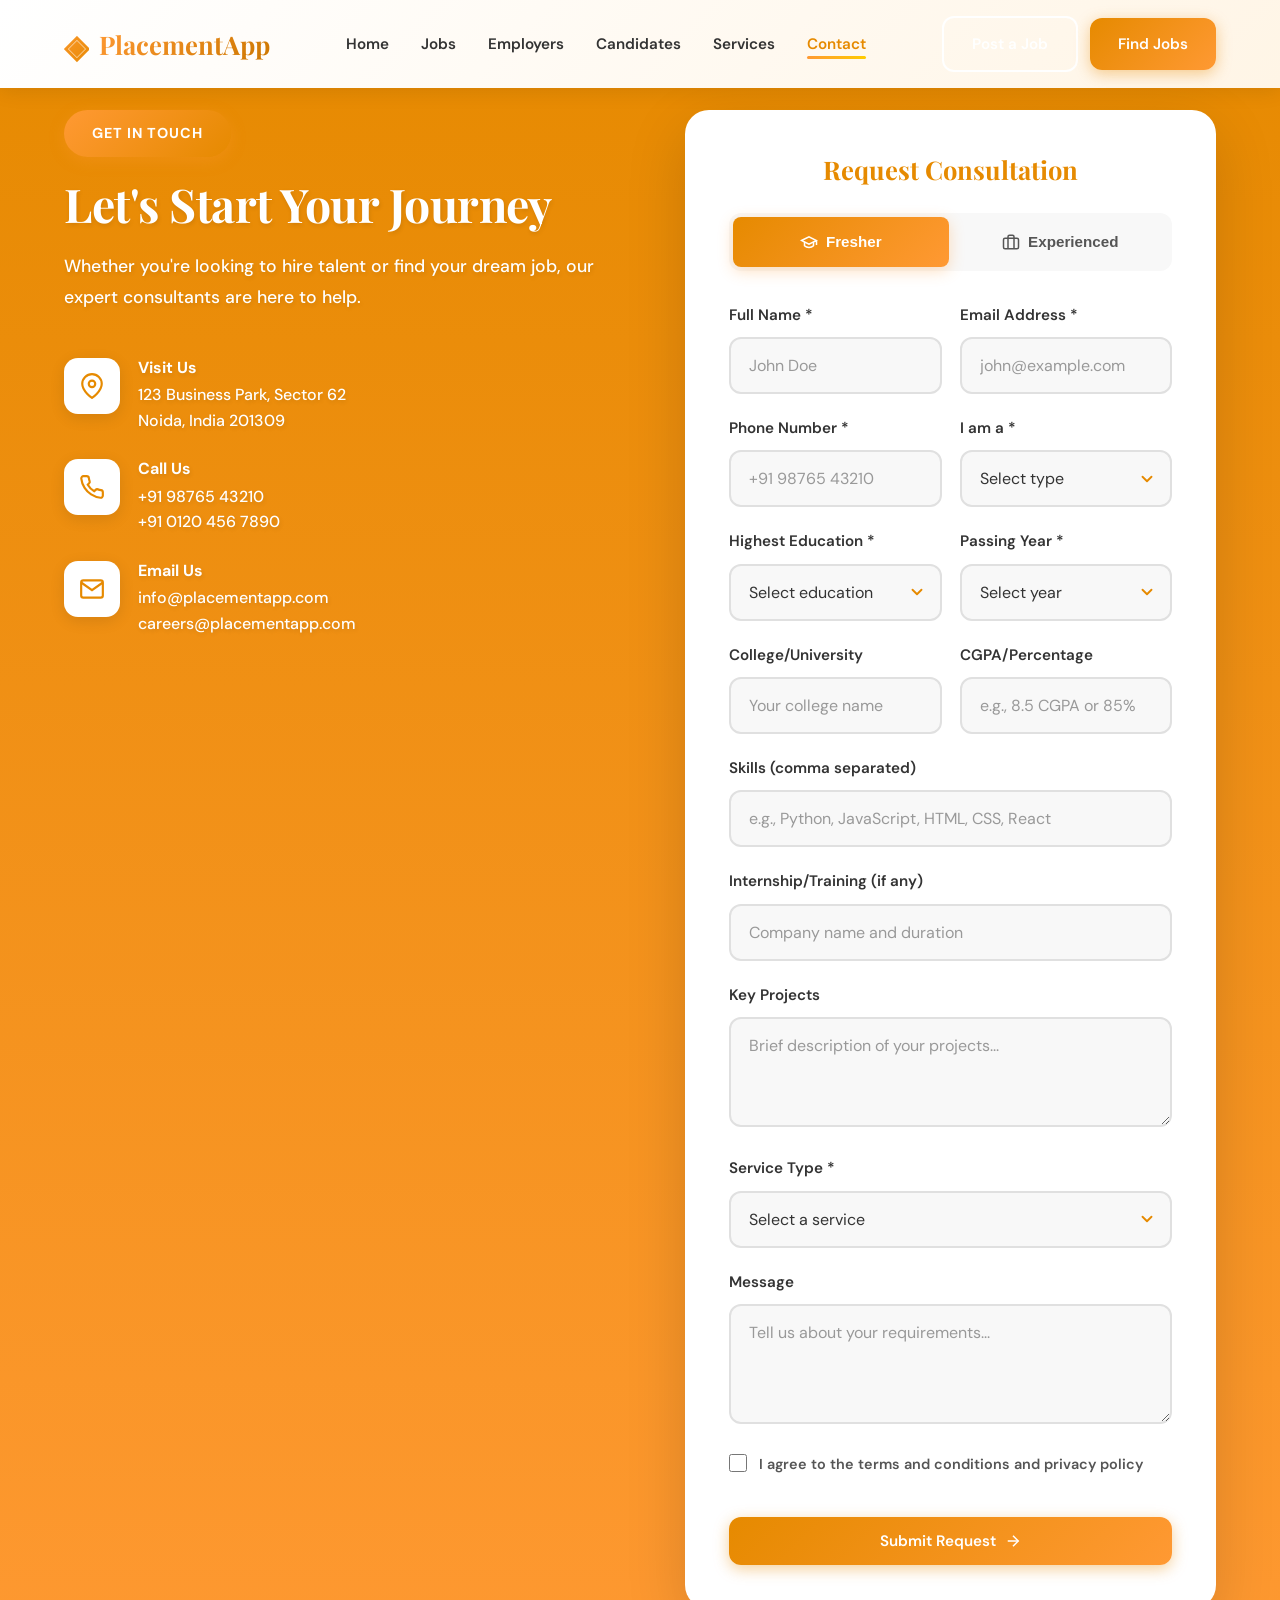
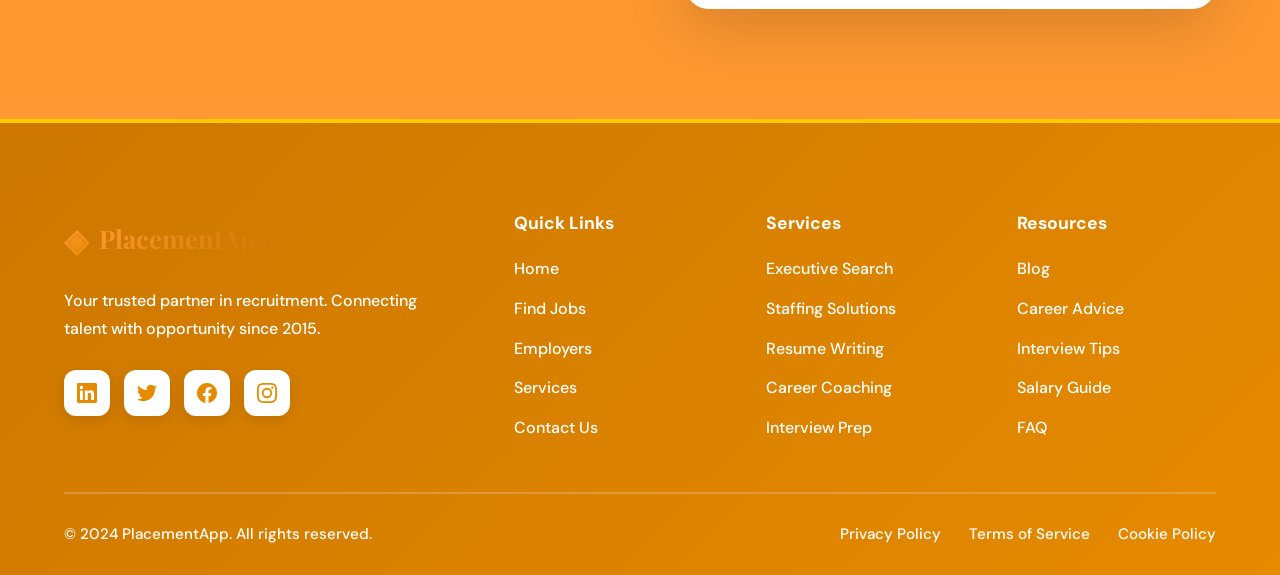
<file: contact.html>
<!DOCTYPE html>
<html lang="en">
<head>
    <meta charset="UTF-8">
    <meta name="viewport" content="width=device-width, initial-scale=1.0">
    <title>Contact - PlacementApp</title>
    <link rel="preconnect" href="https://fonts.googleapis.com">
    <link rel="preconnect" href="https://fonts.gstatic.com" crossorigin>
    <link href="https://fonts.googleapis.com/css2?family=DM+Sans:wght@400;500;600;700&family=Playfair+Display:wght@400;500;600;700&display=swap" rel="stylesheet">
    <link rel="stylesheet" href="styles.css">
    <link rel="icon" href="data:image/svg+xml,<svg xmlns='http://www.w3.org/2000/svg' viewBox='0 0 100 100'><text y='.9em' font-size='90'>💼</text></svg>">
</head>
<body>
    <!-- Navigation -->
    <nav class="navbar" id="navbar">
        <div class="nav-container">
            <a href="index.html" class="logo">
                <span class="logo-icon">◈</span>
                <span class="logo-text">PlacementApp</span>
            </a>
            <ul class="nav-links">
                <li><a href="index.html">Home</a></li>
                <li><a href="jobs.html">Jobs</a></li>
                <li><a href="employers.html">Employers</a></li>
                <li><a href="candidates.html">Candidates</a></li>
                <li><a href="services.html">Services</a></li>
                <li><a href="contact.html" class="active">Contact</a></li>
            </ul>
            <div class="nav-cta">
                <a href="contact.html" class="btn btn-outline">Post a Job</a>
                <a href="jobs.html" class="btn btn-primary">Find Jobs</a>
            </div>
            <div class="hamburger" id="hamburger">
                <span></span>
                <span></span>
                <span></span>
            </div>
        </div>
    </nav>

    <!-- Mobile Menu -->
    <div class="mobile-menu" id="mobileMenu">
        <ul class="mobile-nav-links">
            <li><a href="index.html">Home</a></li>
            <li><a href="jobs.html">Jobs</a></li>
            <li><a href="employers.html">Employers</a></li>
            <li><a href="candidates.html">Candidates</a></li>
            <li><a href="services.html">Services</a></li>
            <li><a href="contact.html">Contact</a></li>
        </ul>
        <div class="mobile-nav-cta">
            <a href="contact.html" class="btn btn-outline">Post a Job</a>
            <a href="jobs.html" class="btn btn-primary">Find Jobs</a>
        </div>
    </div>

    <!-- Contact Section -->
    <section class="contact" id="contact">
        <div class="container">
            <div class="contact-wrapper">
                <div class="contact-info">
                    <span class="section-tag">Get In Touch</span>
                    <h2 class="section-title">Let's Start Your Journey</h2>
                    <p class="contact-desc">
                        Whether you're looking to hire talent or find your dream job, our expert 
                        consultants are here to help.
                    </p>
                    <div class="contact-details">
                        <div class="contact-item">
                            <div class="contact-icon">
                                <svg viewBox="0 0 24 24" fill="none" stroke="currentColor" stroke-width="2">
                                    <path d="M21 10c0 7-9 13-9 13s-9-6-9-13a9 9 0 0 1 18 0z"></path>
                                    <circle cx="12" cy="10" r="3"></circle>
                                </svg>
                            </div>
                            <div>
                                <h4>Visit Us</h4>
                                <p>123 Business Park, Sector 62<br>Noida, India 201309</p>
                            </div>
                        </div>
                        <div class="contact-item">
                            <div class="contact-icon">
                                <svg viewBox="0 0 24 24" fill="none" stroke="currentColor" stroke-width="2">
                                    <path d="M22 16.92v3a2 2 0 0 1-2.18 2 19.79 19.79 0 0 1-8.63-3.07 19.5 19.5 0 0 1-6-6 19.79 19.79 0 0 1-3.07-8.67A2 2 0 0 1 4.11 2h3a2 2 0 0 1 2 1.72 12.84 12.84 0 0 0 .7 2.81 2 2 0 0 1-.45 2.11L8.09 9.91a16 16 0 0 0 6 6l1.27-1.27a2 2 0 0 1 2.11-.45 12.84 12.84 0 0 0 2.81.7A2 2 0 0 1 22 16.92z"></path>
                                </svg>
                            </div>
                            <div>
                                <h4>Call Us</h4>
                                <p>+91 98765 43210<br>+91 0120 456 7890</p>
                            </div>
                        </div>
                        <div class="contact-item">
                            <div class="contact-icon">
                                <svg viewBox="0 0 24 24" fill="none" stroke="currentColor" stroke-width="2">
                                    <path d="M4 4h16c1.1 0 2 .9 2 2v12c0 1.1-.9 2-2 2H4c-1.1 0-2-.9-2-2V6c0-1.1.9-2 2-2z"></path>
                                    <polyline points="22,6 12,13 2,6"></polyline>
                                </svg>
                            </div>
                            <div>
                                <h4>Email Us</h4>
                                <p>info@placementapp.com<br>careers@placementapp.com</p>
                            </div>
                        </div>
                    </div>
                </div>
                <div class="contact-form-wrapper">
                    <form class="contact-form" id="contactForm">
                        <h3>Request Consultation</h3>
                        
                        <!-- Candidate Type Toggle -->
                        <div class="candidate-toggle">
                            <button type="button" class="toggle-btn active" data-type="fresher" onclick="showCandidateForm('fresher')">
                                <svg viewBox="0 0 24 24" fill="none" stroke="currentColor" stroke-width="2">
                                    <path d="M22 10v6M2 10l10-5 10 5-10 5z"></path>
                                    <path d="M6 12v5c3 3 9 3 12 0v-5"></path>
                                </svg>
                                Fresher
                            </button>
                            <button type="button" class="toggle-btn" data-type="experienced" onclick="showCandidateForm('experienced')">
                                <svg viewBox="0 0 24 24" fill="none" stroke="currentColor" stroke-width="2">
                                    <rect x="2" y="7" width="20" height="14" rx="2" ry="2"></rect>
                                    <path d="M16 21V5a2 2 0 0 0-2-2h-4a2 2 0 0 0-2 2v16"></path>
                                </svg>
                                Experienced
                            </button>
                        </div>

                        <div class="form-row">
                            <div class="form-group">
                                <label for="name">Full Name *</label>
                                <input type="text" id="name" name="name" placeholder="John Doe" required>
                            </div>
                            <div class="form-group">
                                <label for="email">Email Address *</label>
                                <input type="email" id="email" name="email" placeholder="john@example.com" required>
                            </div>
                        </div>
                        <div class="form-row">
                            <div class="form-group">
                                <label for="phone">Phone Number *</label>
                                <input type="tel" id="phone" name="phone" placeholder="+91 98765 43210" required>
                            </div>
                            <div class="form-group">
                                <label for="candidateType">I am a *</label>
                                <select id="candidateType" name="candidateType" required>
                                    <option value="">Select type</option>
                                    <option value="fresher">Fresher</option>
                                    <option value="experienced">Experienced</option>
                                </select>
                            </div>
                        </div>

                        <!-- Fresher Fields -->
                        <div id="fresherFields" class="candidate-fields">
                            <div class="form-row">
                                <div class="form-group">
                                    <label for="education">Highest Education *</label>
                                    <select id="education" name="education">
                                        <option value="">Select education</option>
                                        <option value="btech">B.Tech/B.E</option>
                                        <option value="mca">MCA</option>
                                        <option value="bca">BCA</option>
                                        <option value="bsc">B.Sc</option>
                                        <option value="mba">MBA</option>
                                        <option value="mtech">M.Tech</option>
                                        <option value="other">Other</option>
                                    </select>
                                </div>
                                <div class="form-group">
                                    <label for="passingYear">Passing Year *</label>
                                    <select id="passingYear" name="passingYear">
                                        <option value="">Select year</option>
                                        <option value="2024">2024</option>
                                        <option value="2025">2025 (Expected)</option>
                                        <option value="2023">2023</option>
                                        <option value="2022">2022</option>
                                        <option value="2021">2021</option>
                                        <option value="2020">2020</option>
                                    </select>
                                </div>
                            </div>
                            <div class="form-row">
                                <div class="form-group">
                                    <label for="college">College/University</label>
                                    <input type="text" id="college" name="college" placeholder="Your college name">
                                </div>
                                <div class="form-group">
                                    <label for="percentage">CGPA/Percentage</label>
                                    <input type="text" id="percentage" name="percentage" placeholder="e.g., 8.5 CGPA or 85%">
                                </div>
                            </div>
                            <div class="form-group">
                                <label for="skills">Skills (comma separated)</label>
                                <input type="text" id="skills" name="skills" placeholder="e.g., Python, JavaScript, HTML, CSS, React">
                            </div>
                            <div class="form-group">
                                <label for="internship">Internship/Training (if any)</label>
                                <input type="text" id="internship" name="internship" placeholder="Company name and duration">
                            </div>
                            <div class="form-group">
                                <label for="projects">Key Projects</label>
                                <textarea id="projects" name="projects" rows="2" placeholder="Brief description of your projects..."></textarea>
                            </div>
                        </div>

                        <!-- Experienced Fields -->
                        <div id="experiencedFields" class="candidate-fields" style="display: none;">
                            <div class="form-row">
                                <div class="form-group">
                                    <label for="totalExperience">Total Experience *</label>
                                    <select id="totalExperience" name="totalExperience">
                                        <option value="">Select experience</option>
                                        <option value="0-1">0-1 Years</option>
                                        <option value="1-2">1-2 Years</option>
                                        <option value="2-3">2-3 Years</option>
                                        <option value="3-5">3-5 Years</option>
                                        <option value="5-7">5-7 Years</option>
                                        <option value="7-10">7-10 Years</option>
                                        <option value="10+">10+ Years</option>
                                    </select>
                                </div>
                                <div class="form-group">
                                    <label for="currentCTC">Current CTC (LPA)</label>
                                    <input type="text" id="currentCTC" name="currentCTC" placeholder="e.g., 8">
                                </div>
                            </div>
                            <div class="form-row">
                                <div class="form-group">
                                    <label for="expectedCTC">Expected CTC (LPA)</label>
                                    <input type="text" id="expectedCTC" name="expectedCTC" placeholder="e.g., 15">
                                </div>
                                <div class="form-group">
                                    <label for="noticePeriod">Notice Period *</label>
                                    <select id="noticePeriod" name="noticePeriod">
                                        <option value="">Select notice period</option>
                                        <option value="immediate">Immediate</option>
                                        <option value="15days">15 Days</option>
                                        <option value="1month">1 Month</option>
                                        <option value="2months">2 Months</option>
                                        <option value="3months">3 Months</option>
                                        <option value="3months+">3+ Months</option>
                                    </select>
                                </div>
                            </div>
                            <div class="form-group">
                                <label for="currentCompany">Current Company</label>
                                <input type="text" id="currentCompany" name="currentCompany" placeholder="Your current employer">
                            </div>
                            <div class="form-group">
                                <label for="currentRole">Current Designation</label>
                                <input type="text" id="currentRole" name="currentRole" placeholder="Your current job title">
                            </div>
                            <div class="form-group">
                                <label for="workExperience">Work Summary</label>
                                <textarea id="workExperience" name="workExperience" rows="3" placeholder="Brief summary of your work experience including key responsibilities..."></textarea>
                            </div>
                            <div class="form-group">
                                <label for="skillsExp">Key Skills *</label>
                                <input type="text" id="skillsExp" name="skillsExp" placeholder="e.g., Python, Django, AWS, React, Node.js" required>
                            </div>
                        </div>

                        <div class="form-group">
                            <label for="service">Service Type *</label>
                            <select id="service" name="service" required>
                                <option value="">Select a service</option>
                                <option value="hiring">I want to hire talent</option>
                                <option value="job">I'm looking for a job</option>
                                <option value="resume">Resume optimization</option>
                                <option value="coaching">Career coaching</option>
                                <option value="interview">Interview preparation</option>
                                <option value="other">Other inquiry</option>
                            </select>
                        </div>
                        <div class="form-group">
                            <label for="message">Message</label>
                            <textarea id="message" name="message" rows="4" placeholder="Tell us about your requirements..."></textarea>
                        </div>
                        <div class="form-group checkbox-group">
                            <input type="checkbox" id="terms" name="terms" required>
                            <label for="terms">I agree to the terms and conditions and privacy policy</label>
                        </div>
                        <button type="submit" class="btn btn-primary btn-block">
                            <span>Submit Request</span>
                            <svg viewBox="0 0 24 24" fill="none" stroke="currentColor" stroke-width="2">
                                <line x1="5" y1="12" x2="19" y2="12"></line>
                                <polyline points="12 5 19 12 12 19"></polyline>
                            </svg>
                        </button>
                    </form>
                </div>
            </div>
        </div>
    </section>

    <!-- Success Modal -->
    <div class="modal" id="successModal">
        <div class="modal-content">
            <div class="modal-icon success-icon">✓</div>
            <h3>Thank You!</h3>
            <p>Your request has been submitted successfully. Our expert consultants will contact you within 24 hours to discuss your career opportunities.</p>
            <p class="modal-subtext">In the meantime, feel free to browse our <a href="jobs.html" style="color: #ff9933; text-decoration: underline;">job listings</a></p>
            <button class="btn btn-primary" onclick="closeModal()">Close</button>
        </div>
    </div>

    <!-- Footer -->
    <footer class="footer">
        <div class="container">
            <div class="footer-grid">
                <div class="footer-brand">
                    <a href="index.html" class="logo">
                        <span class="logo-icon">◈</span>
                        <span class="logo-text">PlacementApp</span>
                    </a>
                    <p>Your trusted partner in recruitment. Connecting talent with opportunity since 2015.</p>
                    <div class="social-links">
                        <a href="#" aria-label="LinkedIn">
                            <svg viewBox="0 0 24 24" fill="currentColor">
                                <path d="M20.447 20.452h-3.554v-5.569c0-1.328-.027-3.037-1.852-3.037-1.853 0-2.136 1.445-2.136 2.939v5.667H9.351V9h3.414v1.561h.046c.477-.9 1.637-1.85 3.37-1.85 3.601 0 4.267 2.37 4.267 5.455v6.286zM5.337 7.433c-1.144 0-2.063-.926-2.063-2.065 0-1.138.92-2.063 2.063-2.063 1.14 0 2.064.925 2.064 2.063 0 1.139-.925 2.065-2.064 2.065zm1.782 13.019H3.555V9h3.564v11.452zM22.225 0H1.771C.792 0 0 .774 0 1.729v20.542C0 23.227.792 24 1.771 24h20.451C23.2 24 24 23.227 24 22.271V1.729C24 .774 23.2 0 22.222 0h.003z"/>
                            </svg>
                        </a>
                        <a href="#" aria-label="Twitter">
                            <svg viewBox="0 0 24 24" fill="currentColor">
                                <path d="M23.953 4.57a10 10 0 01-2.825.775 4.958 4.958 0 002.163-2.723c-.951.555-2.005.959-3.127 1.184a4.92 4.92 0 00-8.384 4.482C7.69 8.095 4.067 6.13 1.64 3.162a4.822 4.822 0 00-.666 2.475c0 1.71.87 3.213 2.188 4.096a4.904 4.904 0 01-2.228-.616v.06a4.923 4.923 0 003.946 4.827 4.996 4.996 0 01-2.212.085 4.936 4.936 0 004.604 3.417 9.867 9.867 0 01-6.102 2.105c-.39 0-.779-.023-1.17-.067a13.995 13.995 0 007.557 2.209c9.053 0 13.998-7.496 13.998-13.985 0-.21 0-.42-.015-.63A9.935 9.935 0 0024 4.59z"/>
                            </svg>
                        </a>
                        <a href="#" aria-label="Facebook">
                            <svg viewBox="0 0 24 24" fill="currentColor">
                                <path d="M24 12.073c0-6.627-5.373-12-12-12s-12 5.373-12 12c0 5.99 4.388 10.954 10.125 11.854v-8.385H7.078v-3.47h3.047V9.43c0-3.007 1.792-4.669 4.533-4.669 1.312 0 2.686.235 2.686.235v2.953H15.83c-1.491 0-1.956.925-1.956 1.874v2.25h3.328l-.532 3.47h-2.796v8.385C19.612 23.027 24 18.062 24 12.073z"/>
                            </svg>
                        </a>
                        <a href="#" aria-label="Instagram">
                            <svg viewBox="0 0 24 24" fill="currentColor">
                                <path d="M12 2.163c3.204 0 3.584.012 4.85.07 3.252.148 4.771 1.691 4.919 4.919.058 1.265.069 1.645.069 4.849 0 3.205-.012 3.584-.069 4.849-.149 3.225-1.664 4.771-4.919 4.919-1.266.058-1.644.07-4.85.07-3.204 0-3.584-.012-4.849-.07-3.26-.149-4.771-1.699-4.919-4.92-.058-1.265-.07-1.644-.07-4.849 0-3.204.013-3.583.07-4.849.149-3.227 1.664-4.771 4.919-4.919 1.266-.057 1.645-.069 4.849-.069zM12 0C8.741 0 8.333.014 7.053.072 2.695.272.273 2.69.073 7.052.014 8.333 0 8.741 0 12c0 3.259.014 3.668.072 4.948.2 4.358 2.618 6.78 6.98 6.98C8.333 23.986 8.741 24 12 24c3.259 0 3.668-.014 4.948-.072 4.354-.2 6.782-2.618 6.979-6.98.059-1.28.073-1.689.073-4.948 0-3.259-.014-3.667-.072-4.947-.196-4.354-2.617-6.78-6.979-6.98C15.668.014 15.259 0 12 0zm0 5.838a6.162 6.162 0 100 12.324 6.162 6.162 0 000-12.324zM12 16a4 4 0 110-8 4 4 0 010 8zm6.406-11.845a1.44 1.44 0 100 2.881 1.44 1.44 0 000-2.881z"/>
                            </svg>
                        </a>
                    </div>
                </div>
                <div class="footer-links">
                    <h4>Quick Links</h4>
                    <ul>
                        <li><a href="index.html">Home</a></li>
                        <li><a href="jobs.html">Find Jobs</a></li>
                        <li><a href="employers.html">Employers</a></li>
                        <li><a href="services.html">Services</a></li>
                        <li><a href="contact.html">Contact Us</a></li>
                    </ul>
                </div>
                <div class="footer-links">
                    <h4>Services</h4>
                    <ul>
                        <li><a href="services.html">Executive Search</a></li>
                        <li><a href="services.html">Staffing Solutions</a></li>
                        <li><a href="services.html">Resume Writing</a></li>
                        <li><a href="services.html">Career Coaching</a></li>
                        <li><a href="services.html">Interview Prep</a></li>
                    </ul>
                </div>
                <div class="footer-links">
                    <h4>Resources</h4>
                    <ul>
                        <li><a href="#">Blog</a></li>
                        <li><a href="#">Career Advice</a></li>
                        <li><a href="#"> Interview Tips</a></li>
                        <li><a href="#">Salary Guide</a></li>
                        <li><a href="#">FAQ</a></li>
                    </ul>
                </div>
            </div>
            <div class="footer-bottom">
                <p>&copy; 2024 PlacementApp. All rights reserved.</p>
                <div class="footer-legal">
                    <a href="#">Privacy Policy</a>
                    <a href="#">Terms of Service</a>
                    <a href="#">Cookie Policy</a>
                </div>
            </div>
        </div>
    </footer>

    <script src="script.js"></script>
    <script>
        // Show candidate type form
        function showCandidateForm(type) {
            const fresherFields = document.getElementById('fresherFields');
            const experiencedFields = document.getElementById('experiencedFields');
            const toggleBtns = document.querySelectorAll('.toggle-btn');
            const candidateTypeSelect = document.getElementById('candidateType');

            toggleBtns.forEach(btn => btn.classList.remove('active'));
            document.querySelector(`[data-type="${type}"]`).classList.add('active');
            candidateTypeSelect.value = type;

            if (type === 'fresher') {
                fresherFields.style.display = 'block';
                experiencedFields.style.display = 'none';
            } else {
                fresherFields.style.display = 'none';
                experiencedFields.style.display = 'block';
            }
        }

        // Handle candidate type change from select
        document.getElementById('candidateType').addEventListener('change', function() {
            if (this.value) {
                showCandidateForm(this.value);
            }
        });

        // Form submission
        document.getElementById('contactForm').addEventListener('submit', function(e) {
            e.preventDefault();
            
            const form = e.target;
            const formData = new FormData(form);
            
            // Create application object
            const application = {
                fullName: formData.get('name'),
                email: formData.get('email'),
                phone: formData.get('phone'),
                candidateType: formData.get('candidateType'),
                service: formData.get('service'),
                message: formData.get('message'),
                // Fresher fields
                education: formData.get('education'),
                passingYear: formData.get('passingYear'),
                college: formData.get('college'),
                percentage: formData.get('percentage'),
                skills: formData.get('skills'),
                internship: formData.get('internship'),
                projects: formData.get('projects'),
                // Experienced fields
                totalExperience: formData.get('totalExperience'),
                currentCTC: formData.get('currentCTC'),
                expectedCTC: formData.get('expectedCTC'),
                noticePeriod: formData.get('noticePeriod'),
                currentCompany: formData.get('currentCompany'),
                currentRole: formData.get('currentRole'),
                workExperience: formData.get('workExperience'),
                skillsExp: formData.get('skillsExp'),
                timestamp: new Date().toISOString()
            };

            // Save to localStorage
            const applications = JSON.parse(localStorage.getItem('consultationRequests') || '[]');
            applications.push(application);
            localStorage.setItem('consultationRequests', JSON.stringify(applications));

            // Show success modal
            document.getElementById('successModal').classList.add('active');

            // Reset form
            form.reset();
            showCandidateForm('fresher');
        });

        // Close modal
        function closeModal() {
            document.getElementById('successModal').classList.remove('active');
        }

        // Close modal on outside click
        document.getElementById('successModal').addEventListener('click', function(e) {
            if (e.target === this) {
                closeModal();
            }
        });
    </script>
</body>
</html>
</file>
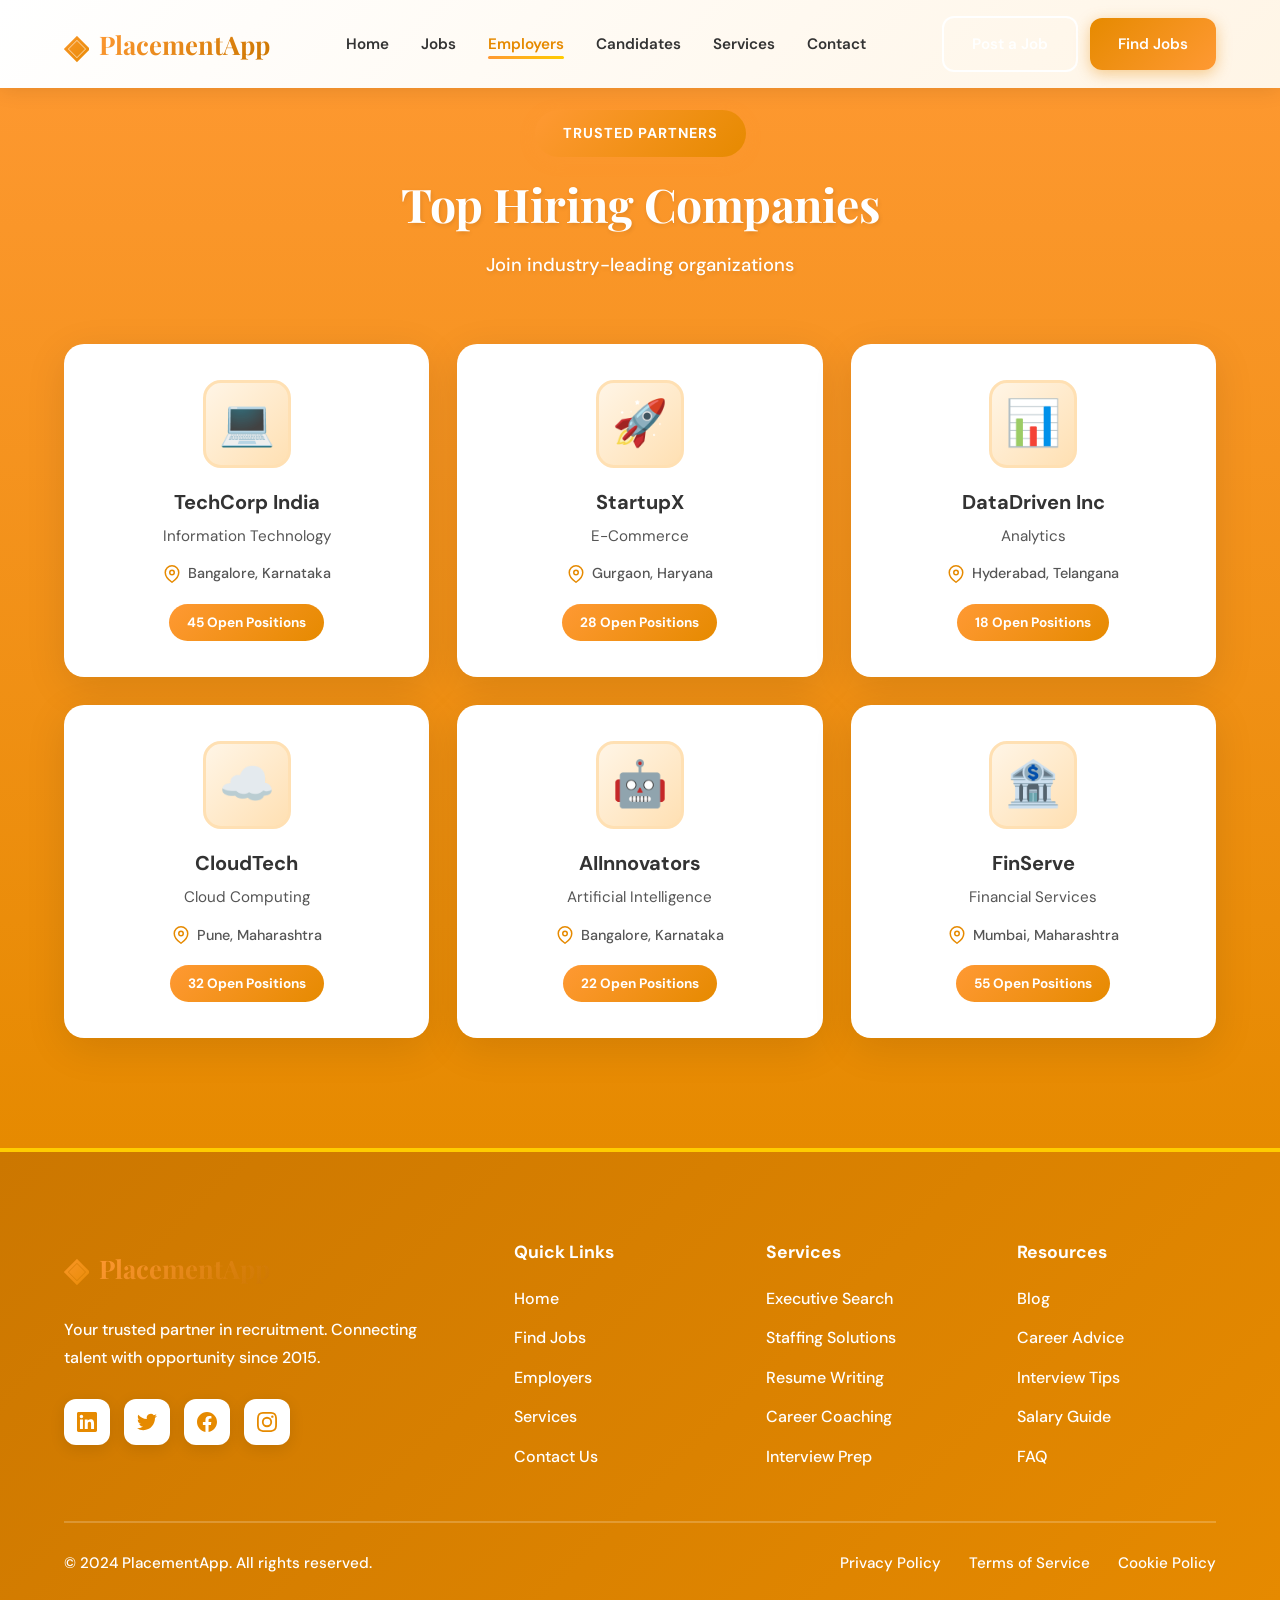
<file: employers.html>
<!DOCTYPE html>
<html lang="en">
<head>
    <meta charset="UTF-8">
    <meta name="viewport" content="width=device-width, initial-scale=1.0">
    <title>Employers - PlacementApp</title>
    <link rel="preconnect" href="https://fonts.googleapis.com">
    <link rel="preconnect" href="https://fonts.gstatic.com" crossorigin>
    <link href="https://fonts.googleapis.com/css2?family=DM+Sans:wght@400;500;600;700&family=Playfair+Display:wght@400;500;600;700&display=swap" rel="stylesheet">
    <link rel="stylesheet" href="styles.css">
    <link rel="icon" href="data:image/svg+xml,<svg xmlns='http://www.w3.org/2000/svg' viewBox='0 0 100 100'><text y='.9em' font-size='90'>💼</text></svg>">
</head>
<body>
    <!-- Navigation -->
    <nav class="navbar" id="navbar">
        <div class="nav-container">
            <a href="index.html" class="logo">
                <span class="logo-icon">◈</span>
                <span class="logo-text">PlacementApp</span>
            </a>
            <ul class="nav-links">
                <li><a href="index.html">Home</a></li>
                <li><a href="jobs.html">Jobs</a></li>
                <li><a href="employers.html" class="active">Employers</a></li>
                <li><a href="candidates.html">Candidates</a></li>
                <li><a href="services.html">Services</a></li>
                <li><a href="contact.html">Contact</a></li>
            </ul>
            <div class="nav-cta">
                <a href="contact.html" class="btn btn-outline">Post a Job</a>
                <a href="jobs.html" class="btn btn-primary">Find Jobs</a>
            </div>
            <div class="hamburger" id="hamburger">
                <span></span>
                <span></span>
                <span></span>
            </div>
        </div>
    </nav>

    <!-- Mobile Menu -->
    <div class="mobile-menu" id="mobileMenu">
        <ul class="mobile-nav-links">
            <li><a href="index.html">Home</a></li>
            <li><a href="jobs.html">Jobs</a></li>
            <li><a href="employers.html">Employers</a></li>
            <li><a href="candidates.html">Candidates</a></li>
            <li><a href="services.html">Services</a></li>
            <li><a href="contact.html">Contact</a></li>
        </ul>
        <div class="mobile-nav-cta">
            <a href="contact.html" class="btn btn-outline">Post a Job</a>
            <a href="jobs.html" class="btn btn-primary">Find Jobs</a>
        </div>
    </div>

    <!-- Employers Section -->
    <section class="employers" id="employers">
        <div class="container">
            <div class="section-header">
                <span class="section-tag">Trusted Partners</span>
                <h2 class="section-title">Top Hiring Companies</h2>
                <p class="section-subtitle">Join industry-leading organizations</p>
            </div>
            <div class="employers-grid" id="employersGrid">
                <!-- Employers will be populated by JavaScript -->
            </div>
        </div>
    </section>

    <!-- Footer -->
    <footer class="footer">
        <div class="container">
            <div class="footer-grid">
                <div class="footer-brand">
                    <a href="index.html" class="logo">
                        <span class="logo-icon">◈</span>
                        <span class="logo-text">PlacementApp</span>
                    </a>
                    <p>Your trusted partner in recruitment. Connecting talent with opportunity since 2015.</p>
                    <div class="social-links">
                        <a href="#" aria-label="LinkedIn">
                            <svg viewBox="0 0 24 24" fill="currentColor">
                                <path d="M20.447 20.452h-3.554v-5.569c0-1.328-.027-3.037-1.852-3.037-1.853 0-2.136 1.445-2.136 2.939v5.667H9.351V9h3.414v1.561h.046c.477-.9 1.637-1.85 3.37-1.85 3.601 0 4.267 2.37 4.267 5.455v6.286zM5.337 7.433c-1.144 0-2.063-.926-2.063-2.065 0-1.138.92-2.063 2.063-2.063 1.14 0 2.064.925 2.064 2.063 0 1.139-.925 2.065-2.064 2.065zm1.782 13.019H3.555V9h3.564v11.452zM22.225 0H1.771C.792 0 0 .774 0 1.729v20.542C0 23.227.792 24 1.771 24h20.451C23.2 24 24 23.227 24 22.271V1.729C24 .774 23.2 0 22.222 0h.003z"/>
                            </svg>
                        </a>
                        <a href="#" aria-label="Twitter">
                            <svg viewBox="0 0 24 24" fill="currentColor">
                                <path d="M23.953 4.57a10 10 0 01-2.825.775 4.958 4.958 0 002.163-2.723c-.951.555-2.005.959-3.127 1.184a4.92 4.92 0 00-8.384 4.482C7.69 8.095 4.067 6.13 1.64 3.162a4.822 4.822 0 00-.666 2.475c0 1.71.87 3.213 2.188 4.096a4.904 4.904 0 01-2.228-.616v.06a4.923 4.923 0 003.946 4.827 4.996 4.996 0 01-2.212.085 4.936 4.936 0 004.604 3.417 9.867 9.867 0 01-6.102 2.105c-.39 0-.779-.023-1.17-.067a13.995 13.995 0 007.557 2.209c9.053 0 13.998-7.496 13.998-13.985 0-.21 0-.42-.015-.63A9.935 9.935 0 0024 4.59z"/>
                            </svg>
                        </a>
                        <a href="#" aria-label="Facebook">
                            <svg viewBox="0 0 24 24" fill="currentColor">
                                <path d="M24 12.073c0-6.627-5.373-12-12-12s-12 5.373-12 12c0 5.99 4.388 10.954 10.125 11.854v-8.385H7.078v-3.47h3.047V9.43c0-3.007 1.792-4.669 4.533-4.669 1.312 0 2.686.235 2.686.235v2.953H15.83c-1.491 0-1.956.925-1.956 1.874v2.25h3.328l-.532 3.47h-2.796v8.385C19.612 23.027 24 18.062 24 12.073z"/>
                            </svg>
                        </a>
                        <a href="#" aria-label="Instagram">
                            <svg viewBox="0 0 24 24" fill="currentColor">
                                <path d="M12 2.163c3.204 0 3.584.012 4.85.07 3.252.148 4.771 1.691 4.919 4.919.058 1.265.069 1.645.069 4.849 0 3.205-.012 3.584-.069 4.849-.149 3.225-1.664 4.771-4.919 4.919-1.266.058-1.644.07-4.85.07-3.204 0-3.584-.012-4.849-.07-3.26-.149-4.771-1.699-4.919-4.92-.058-1.265-.07-1.644-.07-4.849 0-3.204.013-3.583.07-4.849.149-3.227 1.664-4.771 4.919-4.919 1.266-.057 1.645-.069 4.849-.069zM12 0C8.741 0 8.333.014 7.053.072 2.695.272.273 2.69.073 7.052.014 8.333 0 8.741 0 12c0 3.259.014 3.668.072 4.948.2 4.358 2.618 6.78 6.98 6.98C8.333 23.986 8.741 24 12 24c3.259 0 3.668-.014 4.948-.072 4.354-.2 6.782-2.618 6.979-6.98.059-1.28.073-1.689.073-4.948 0-3.259-.014-3.667-.072-4.947-.196-4.354-2.617-6.78-6.979-6.98C15.668.014 15.259 0 12 0zm0 5.838a6.162 6.162 0 100 12.324 6.162 6.162 0 000-12.324zM12 16a4 4 0 110-8 4 4 0 010 8zm6.406-11.845a1.44 1.44 0 100 2.881 1.44 1.44 0 000-2.881z"/>
                            </svg>
                        </a>
                    </div>
                </div>
                <div class="footer-links">
                    <h4>Quick Links</h4>
                    <ul>
                        <li><a href="index.html">Home</a></li>
                        <li><a href="jobs.html">Find Jobs</a></li>
                        <li><a href="employers.html">Employers</a></li>
                        <li><a href="services.html">Services</a></li>
                        <li><a href="contact.html">Contact Us</a></li>
                    </ul>
                </div>
                <div class="footer-links">
                    <h4>Services</h4>
                    <ul>
                        <li><a href="services.html">Executive Search</a></li>
                        <li><a href="services.html">Staffing Solutions</a></li>
                        <li><a href="services.html">Resume Writing</a></li>
                        <li><a href="services.html">Career Coaching</a></li>
                        <li><a href="services.html">Interview Prep</a></li>
                    </ul>
                </div>
                <div class="footer-links">
                    <h4>Resources</h4>
                    <ul>
                        <li><a href="#">Blog</a></li>
                        <li><a href="#">Career Advice</a></li>
                        <li><a href="#">Interview Tips</a></li>
                        <li><a href="#">Salary Guide</a></li>
                        <li><a href="#">FAQ</a></li>
                    </ul>
                </div>
            </div>
            <div class="footer-bottom">
                <p>&copy; 2024 PlacementApp. All rights reserved.</p>
                <div class="footer-legal">
                    <a href="#">Privacy Policy</a>
                    <a href="#">Terms of Service</a>
                    <a href="#">Cookie Policy</a>
                </div>
            </div>
        </div>
    </footer>

    <script src="script.js"></script>
</body>
</html>
</file>
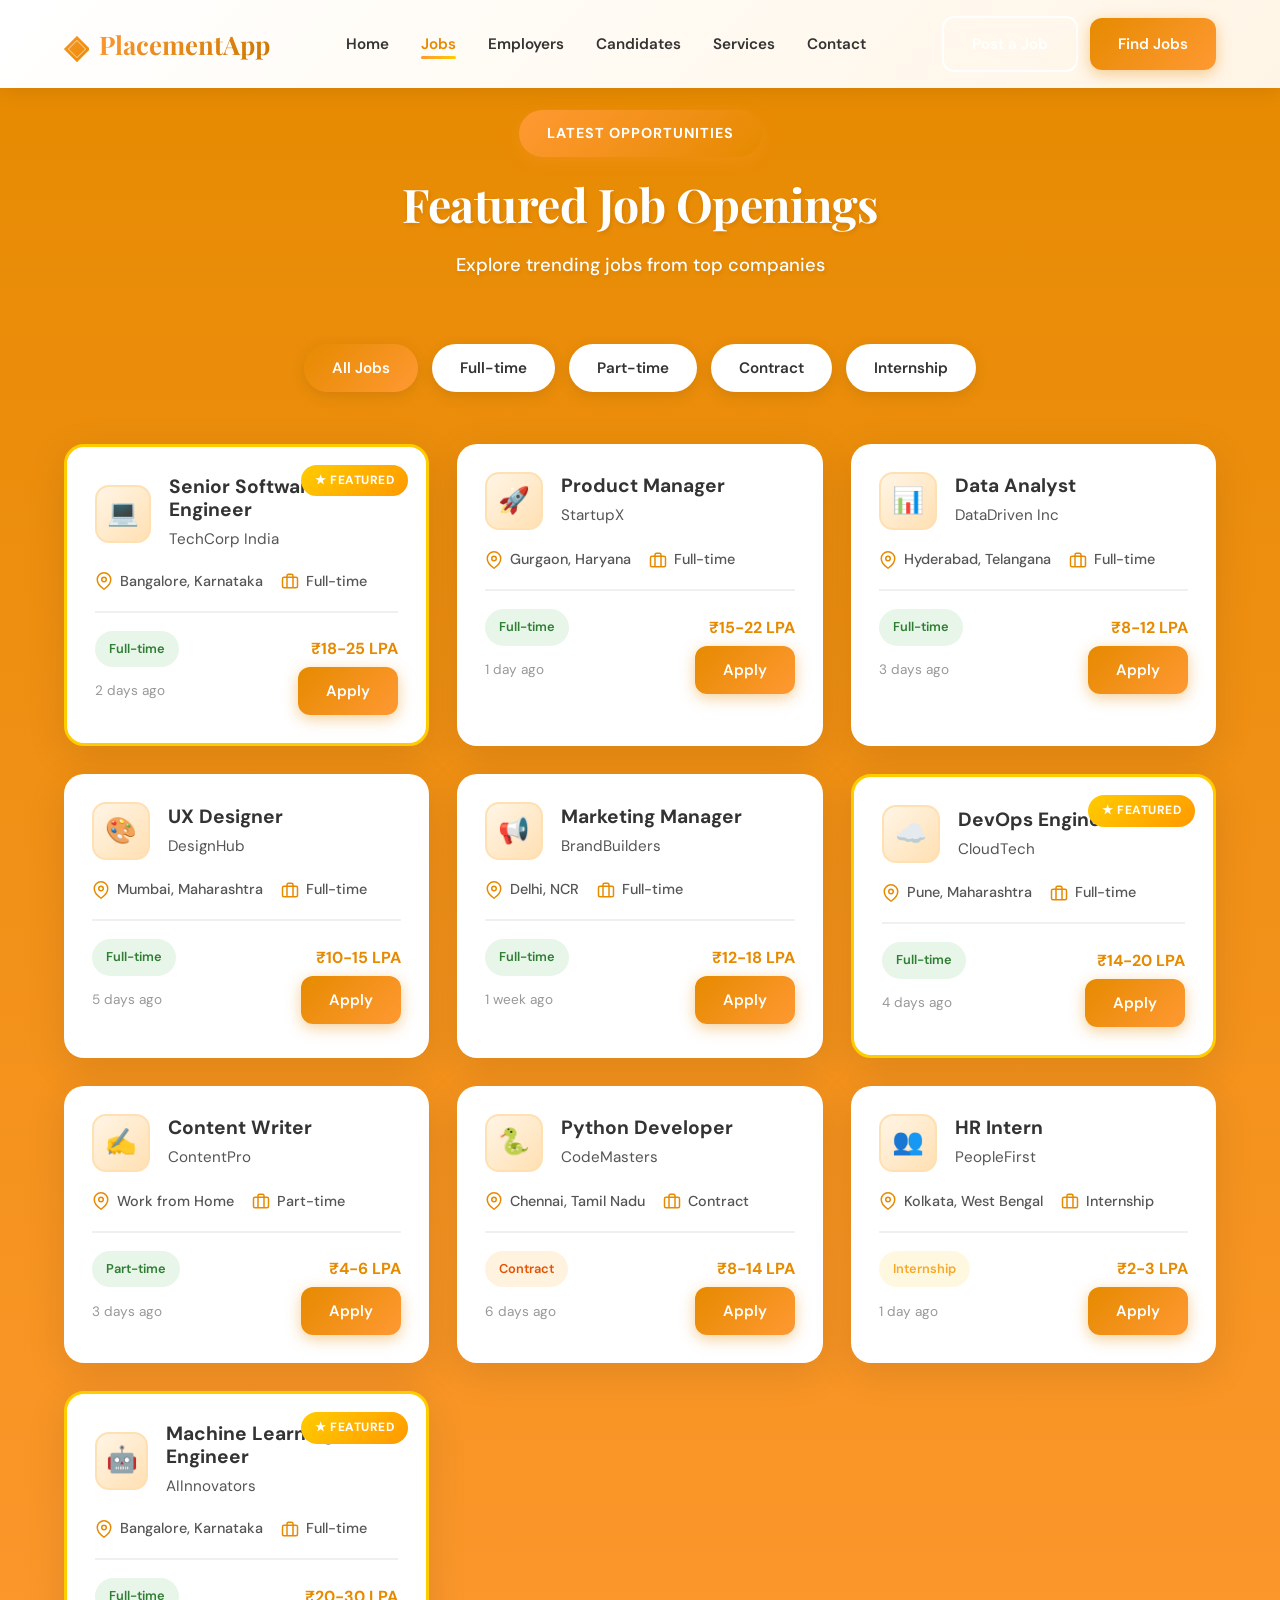
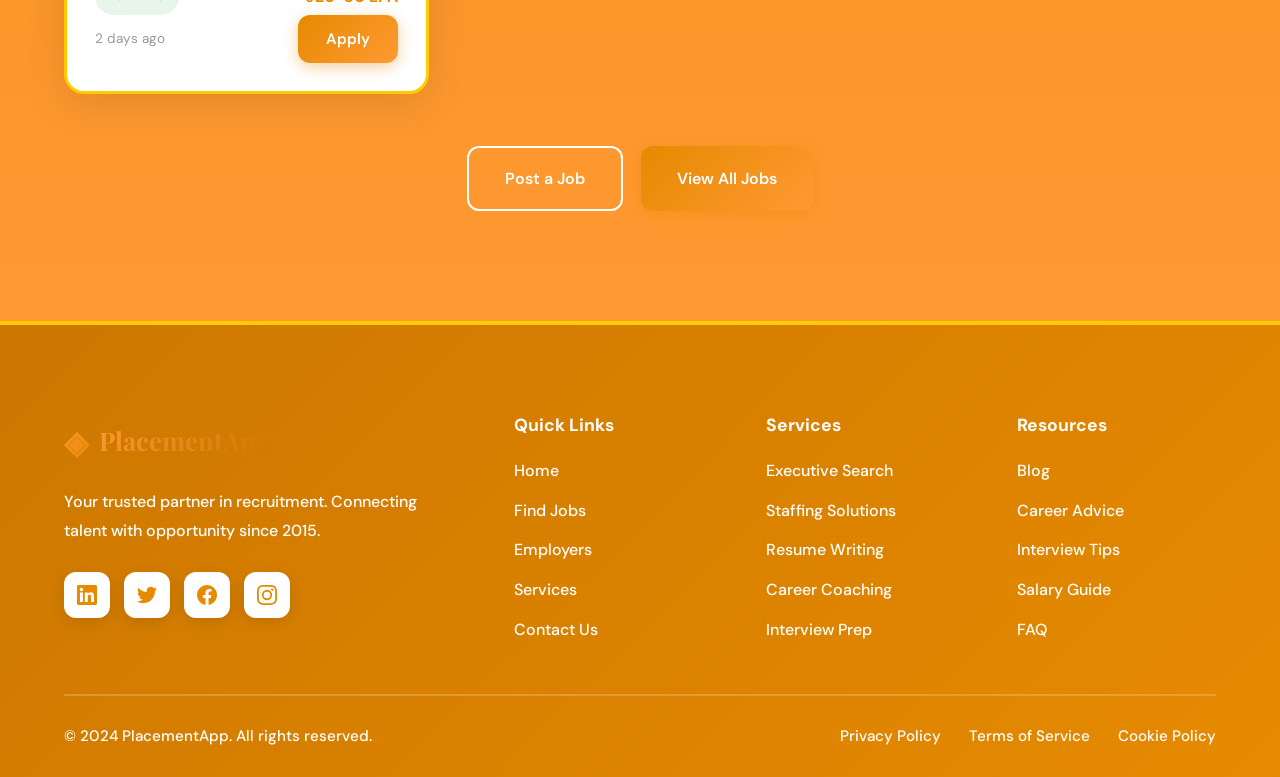
<file: jobs.html>
<!DOCTYPE html>
<html lang="en">
<head>
    <meta charset="UTF-8">
    <meta name="viewport" content="width=device-width, initial-scale=1.0">
    <title>Jobs - PlacementApp</title>
    <link rel="preconnect" href="https://fonts.googleapis.com">
    <link rel="preconnect" href="https://fonts.gstatic.com" crossorigin>
    <link href="https://fonts.googleapis.com/css2?family=DM+Sans:wght@400;500;600;700&family=Playfair+Display:wght@400;500;600;700&display=swap" rel="stylesheet">
    <link rel="stylesheet" href="styles.css">
    <link rel="icon" href="data:image/svg+xml,<svg xmlns='http://www.w3.org/2000/svg' viewBox='0 0 100 100'><text y='.9em' font-size='90'>💼</text></svg>">
</head>
<body>
    <!-- Navigation -->
    <nav class="navbar" id="navbar">
        <div class="nav-container">
            <a href="index.html" class="logo">
                <span class="logo-icon">◈</span>
                <span class="logo-text">PlacementApp</span>
            </a>
            <ul class="nav-links">
                <li><a href="index.html">Home</a></li>
                <li><a href="jobs.html" class="active">Jobs</a></li>
                <li><a href="employers.html">Employers</a></li>
                <li><a href="candidates.html">Candidates</a></li>
                <li><a href="services.html">Services</a></li>
                <li><a href="contact.html">Contact</a></li>
            </ul>
            <div class="nav-cta">
                <a href="contact.html" class="btn btn-outline">Post a Job</a>
                <a href="jobs.html" class="btn btn-primary">Find Jobs</a>
            </div>
            <div class="hamburger" id="hamburger">
                <span></span>
                <span></span>
                <span></span>
            </div>
        </div>
    </nav>

    <!-- Mobile Menu -->
    <div class="mobile-menu" id="mobileMenu">
        <ul class="mobile-nav-links">
            <li><a href="index.html">Home</a></li>
            <li><a href="jobs.html">Jobs</a></li>
            <li><a href="employers.html">Employers</a></li>
            <li><a href="candidates.html">Candidates</a></li>
            <li><a href="services.html">Services</a></li>
            <li><a href="contact.html">Contact</a></li>
        </ul>
        <div class="mobile-nav-cta">
            <a href="contact.html" class="btn btn-outline">Post a Job</a>
            <a href="jobs.html" class="btn btn-primary">Find Jobs</a>
        </div>
    </div>

    <!-- Jobs Section -->
    <section class="jobs" id="jobs">
        <div class="container">
            <div class="section-header">
                <span class="section-tag">Latest Opportunities</span>
                <h2 class="section-title">Featured Job Openings</h2>
                <p class="section-subtitle">Explore trending jobs from top companies</p>
            </div>
            
            <!-- Filter Tabs -->
            <div class="job-filters">
                <button class="filter-btn active" data-type="all">All Jobs</button>
                <button class="filter-btn" data-type="Full-time">Full-time</button>
                <button class="filter-btn" data-type="Part-time">Part-time</button>
                <button class="filter-btn" data-type="Contract">Contract</button>
                <button class="filter-btn" data-type="Internship">Internship</button>
            </div>

            <!-- Jobs Grid -->
            <div class="jobs-grid" id="jobsGrid">
                <!-- Jobs will be populated by JavaScript -->
            </div>

            <div class="jobs-cta">
                <a href="contact.html" class="btn btn-outline btn-lg">Post a Job</a>
                <a href="jobs.html" class="btn btn-primary btn-lg" onclick="loadAllJobs()">View All Jobs</a>
            </div>
        </div>
    </section>

    <!-- Footer -->
    <footer class="footer">
        <div class="container">
            <div class="footer-grid">
                <div class="footer-brand">
                    <a href="index.html" class="logo">
                        <span class="logo-icon">◈</span>
                        <span class="logo-text">PlacementApp</span>
                    </a>
                    <p>Your trusted partner in recruitment. Connecting talent with opportunity since 2015.</p>
                    <div class="social-links">
                        <a href="#" aria-label="LinkedIn">
                            <svg viewBox="0 0 24 24" fill="currentColor">
                                <path d="M20.447 20.452h-3.554v-5.569c0-1.328-.027-3.037-1.852-3.037-1.853 0-2.136 1.445-2.136 2.939v5.667H9.351V9h3.414v1.561h.046c.477-.9 1.637-1.85 3.37-1.85 3.601 0 4.267 2.37 4.267 5.455v6.286zM5.337 7.433c-1.144 0-2.063-.926-2.063-2.065 0-1.138.92-2.063 2.063-2.063 1.14 0 2.064.925 2.064 2.063 0 1.139-.925 2.065-2.064 2.065zm1.782 13.019H3.555V9h3.564v11.452zM22.225 0H1.771C.792 0 0 .774 0 1.729v20.542C0 23.227.792 24 1.771 24h20.451C23.2 24 24 23.227 24 22.271V1.729C24 .774 23.2 0 22.222 0h.003z"/>
                            </svg>
                        </a>
                        <a href="#" aria-label="Twitter">
                            <svg viewBox="0 0 24 24" fill="currentColor">
                                <path d="M23.953 4.57a10 10 0 01-2.825.775 4.958 4.958 0 002.163-2.723c-.951.555-2.005.959-3.127 1.184a4.92 4.92 0 00-8.384 4.482C7.69 8.095 4.067 6.13 1.64 3.162a4.822 4.822 0 00-.666 2.475c0 1.71.87 3.213 2.188 4.096a4.904 4.904 0 01-2.228-.616v.06a4.923 4.923 0 003.946 4.827 4.996 4.996 0 01-2.212.085 4.936 4.936 0 004.604 3.417 9.867 9.867 0 01-6.102 2.105c-.39 0-.779-.023-1.17-.067a13.995 13.995 0 007.557 2.209c9.053 0 13.998-7.496 13.998-13.985 0-.21 0-.42-.015-.63A9.935 9.935 0 0024 4.59z"/>
                            </svg>
                        </a>
                        <a href="#" aria-label="Facebook">
                            <svg viewBox="0 0 24 24" fill="currentColor">
                                <path d="M24 12.073c0-6.627-5.373-12-12-12s-12 5.373-12 12c0 5.99 4.388 10.954 10.125 11.854v-8.385H7.078v-3.47h3.047V9.43c0-3.007 1.792-4.669 4.533-4.669 1.312 0 2.686.235 2.686.235v2.953H15.83c-1.491 0-1.956.925-1.956 1.874v2.25h3.328l-.532 3.47h-2.796v8.385C19.612 23.027 24 18.062 24 12.073z"/>
                            </svg>
                        </a>
                        <a href="#" aria-label="Instagram">
                            <svg viewBox="0 0 24 24" fill="currentColor">
                                <path d="M12 2.163c3.204 0 3.584.012 4.85.07 3.252.148 4.771 1.691 4.919 4.919.058 1.265.069 1.645.069 4.849 0 3.205-.012 3.584-.069 4.849-.149 3.225-1.664 4.771-4.919 4.919-1.266.058-1.644.07-4.85.07-3.204 0-3.584-.012-4.849-.07-3.26-.149-4.771-1.699-4.919-4.92-.058-1.265-.07-1.644-.07-4.849 0-3.204.013-3.583.07-4.849.149-3.227 1.664-4.771 4.919-4.919 1.266-.057 1.645-.069 4.849-.069zM12 0C8.741 0 8.333.014 7.053.072 2.695.272.273 2.69.073 7.052.014 8.333 0 8.741 0 12c0 3.259.014 3.668.072 4.948.2 4.358 2.618 6.78 6.98 6.98C8.333 23.986 8.741 24 12 24c3.259 0 3.668-.014 4.948-.072 4.354-.2 6.782-2.618 6.979-6.98.059-1.28.073-1.689.073-4.948 0-3.259-.014-3.667-.072-4.947-.196-4.354-2.617-6.78-6.979-6.98C15.668.014 15.259 0 12 0zm0 5.838a6.162 6.162 0 100 12.324 6.162 6.162 0 000-12.324zM12 16a4 4 0 110-8 4 4 0 010 8zm6.406-11.845a1.44 1.44 0 100 2.881 1.44 1.44 0 000-2.881z"/>
                            </svg>
                        </a>
                    </div>
                </div>
                <div class="footer-links">
                    <h4>Quick Links</h4>
                    <ul>
                        <li><a href="index.html">Home</a></li>
                        <li><a href="jobs.html">Find Jobs</a></li>
                        <li><a href="employers.html">Employers</a></li>
                        <li><a href="services.html">Services</a></li>
                        <li><a href="contact.html">Contact Us</a></li>
                    </ul>
                </div>
                <div class="footer-links">
                    <h4>Services</h4>
                    <ul>
                        <li><a href="services.html">Executive Search</a></li>
                        <li><a href="services.html">Staffing Solutions</a></li>
                        <li><a href="services.html">Resume Writing</a></li>
                        <li><a href="services.html">Career Coaching</a></li>
                        <li><a href="services.html">Interview Prep</a></li>
                    </ul>
                </div>
                <div class="footer-links">
                    <h4>Resources</h4>
                    <ul>
                        <li><a href="#">Blog</a></li>
                        <li><a href="#">Career Advice</a></li>
                        <li><a href="#">Interview Tips</a></li>
                        <li><a href="#">Salary Guide</a></li>
                        <li><a href="#">FAQ</a></li>
                    </ul>
                </div>
            </div>
            <div class="footer-bottom">
                <p>&copy; 2024 PlacementApp. All rights reserved.</p>
                <div class="footer-legal">
                    <a href="#">Privacy Policy</a>
                    <a href="#">Terms of Service</a>
                    <a href="#">Cookie Policy</a>
                </div>
            </div>
        </div>
    </footer>

    <script src="script.js"></script>
</body>
</html>
</file>
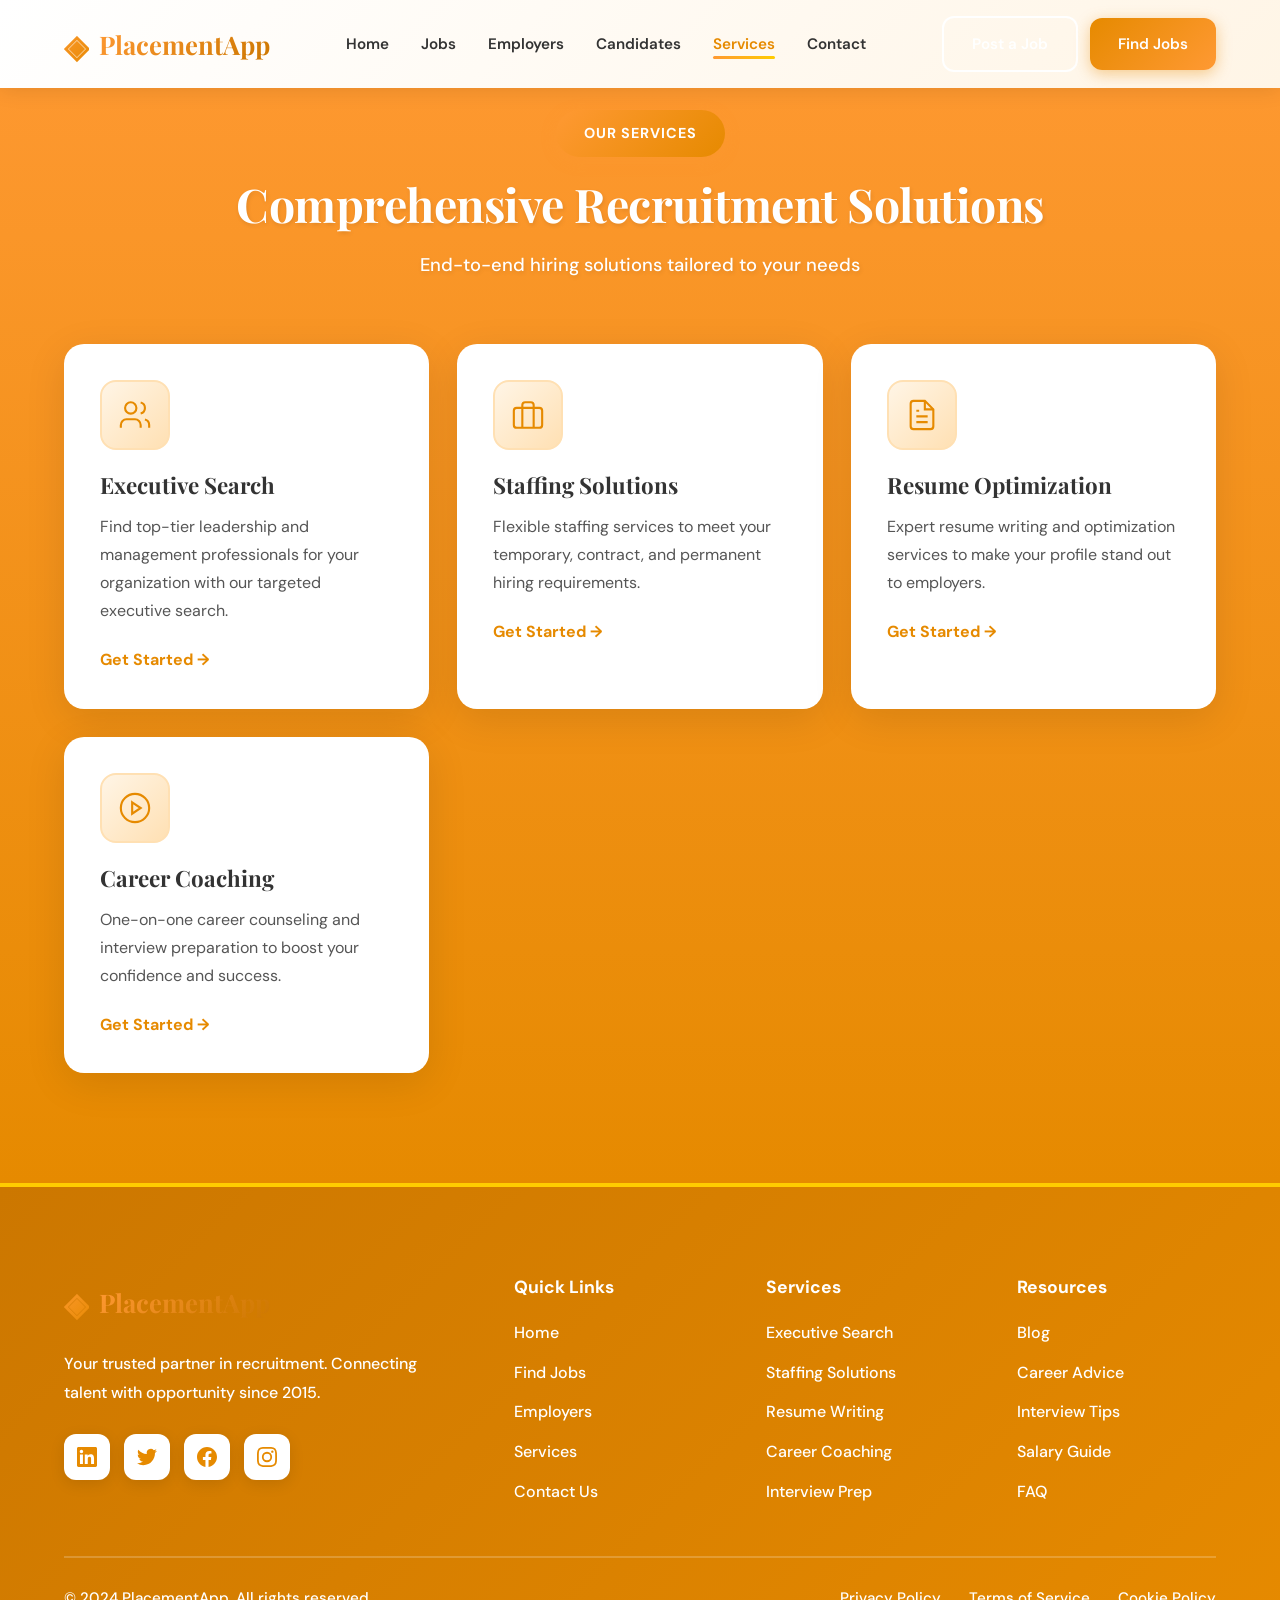
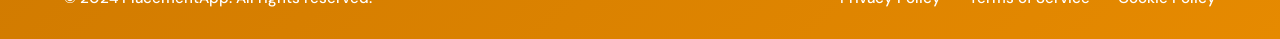
<file: services.html>
<!DOCTYPE html>
<html lang="en">
<head>
    <meta charset="UTF-8">
    <meta name="viewport" content="width=device-width, initial-scale=1.0">
    <title>Services - PlacementApp</title>
    <link rel="preconnect" href="https://fonts.googleapis.com">
    <link rel="preconnect" href="https://fonts.gstatic.com" crossorigin>
    <link href="https://fonts.googleapis.com/css2?family=DM+Sans:wght@400;500;600;700&family=Playfair+Display:wght@400;500;600;700&display=swap" rel="stylesheet">
    <link rel="stylesheet" href="styles.css">
    <link rel="icon" href="data:image/svg+xml,<svg xmlns='http://www.w3.org/2000/svg' viewBox='0 0 100 100'><text y='.9em' font-size='90'>💼</text></svg>">
</head>
<body>
    <!-- Navigation -->
    <nav class="navbar" id="navbar">
        <div class="nav-container">
            <a href="index.html" class="logo">
                <span class="logo-icon">◈</span>
                <span class="logo-text">PlacementApp</span>
            </a>
            <ul class="nav-links">
                <li><a href="index.html">Home</a></li>
                <li><a href="jobs.html">Jobs</a></li>
                <li><a href="employers.html">Employers</a></li>
                <li><a href="candidates.html">Candidates</a></li>
                <li><a href="services.html" class="active">Services</a></li>
                <li><a href="contact.html">Contact</a></li>
            </ul>
            <div class="nav-cta">
                <a href="contact.html" class="btn btn-outline">Post a Job</a>
                <a href="jobs.html" class="btn btn-primary">Find Jobs</a>
            </div>
            <div class="hamburger" id="hamburger">
                <span></span>
                <span></span>
                <span></span>
            </div>
        </div>
    </nav>

    <!-- Mobile Menu -->
    <div class="mobile-menu" id="mobileMenu">
        <ul class="mobile-nav-links">
            <li><a href="index.html">Home</a></li>
            <li><a href="jobs.html">Jobs</a></li>
            <li><a href="employers.html">Employers</a></li>
            <li><a href="candidates.html">Candidates</a></li>
            <li><a href="services.html">Services</a></li>
            <li><a href="contact.html">Contact</a></li>
        </ul>
        <div class="mobile-nav-cta">
            <a href="contact.html" class="btn btn-outline">Post a Job</a>
            <a href="jobs.html" class="btn btn-primary">Find Jobs</a>
        </div>
    </div>

    <!-- Services Section -->
    <section class="services" id="services">
        <div class="container">
            <div class="section-header">
                <span class="section-tag">Our Services</span>
                <h2 class="section-title">Comprehensive Recruitment Solutions</h2>
                <p class="section-subtitle">End-to-end hiring solutions tailored to your needs</p>
            </div>
            <div class="services-grid">
                <div class="service-card">
                    <div class="service-icon">
                        <svg viewBox="0 0 24 24" fill="none" stroke="currentColor" stroke-width="1.5">
                            <path d="M16 21v-2a4 4 0 0 0-4-4H6a4 4 0 0 0-4 4v2"></path>
                            <circle cx="9" cy="7" r="4"></circle>
                            <path d="M22 21v-2a4 4 0 0 0-3-3.87"></path>
                            <path d="M16 3.13a4 4 0 0 1 0 7.75"></path>
                        </svg>
                    </div>
                    <h3>Executive Search</h3>
                    <p>Find top-tier leadership and management professionals for your organization with our targeted executive search.</p>
                    <a href="contact.html" class="service-link">Get Started →</a>
                </div>
                <div class="service-card">
                    <div class="service-icon">
                        <svg viewBox="0 0 24 24" fill="none" stroke="currentColor" stroke-width="1.5">
                            <rect x="2" y="7" width="20" height="14" rx="2" ry="2"></rect>
                            <path d="M16 21V5a2 2 0 0 0-2-2h-4a2 2 0 0 0-2 2v16"></path>
                        </svg>
                    </div>
                    <h3>Staffing Solutions</h3>
                    <p>Flexible staffing services to meet your temporary, contract, and permanent hiring requirements.</p>
                    <a href="contact.html" class="service-link">Get Started →</a>
                </div>
                <div class="service-card">
                    <div class="service-icon">
                        <svg viewBox="0 0 24 24" fill="none" stroke="currentColor" stroke-width="1.5">
                            <path d="M14 2H6a2 2 0 0 0-2 2v16a2 2 0 0 0 2 2h12a2 2 0 0 0 2-2V8z"></path>
                            <polyline points="14 2 14 8 20 8"></polyline>
                            <line x1="16" y1="13" x2="8" y2="13"></line>
                            <line x1="16" y1="17" x2="8" y2="17"></line>
                            <polyline points="10 9 9 9 8 9"></polyline>
                        </svg>
                    </div>
                    <h3>Resume Optimization</h3>
                    <p>Expert resume writing and optimization services to make your profile stand out to employers.</p>
                    <a href="contact.html" class="service-link">Get Started →</a>
                </div>
                <div class="service-card">
                    <div class="service-icon">
                        <svg viewBox="0 0 24 24" fill="none" stroke="currentColor" stroke-width="1.5">
                            <circle cx="12" cy="12" r="10"></circle>
                            <polygon points="10 8 16 12 10 16 10 8"></polygon>
                        </svg>
                    </div>
                    <h3>Career Coaching</h3>
                    <p>One-on-one career counseling and interview preparation to boost your confidence and success.</p>
                    <a href="contact.html" class="service-link">Get Started →</a>
                </div>
            </div>
        </div>
    </section>

    <!-- Footer -->
    <footer class="footer">
        <div class="container">
            <div class="footer-grid">
                <div class="footer-brand">
                    <a href="index.html" class="logo">
                        <span class="logo-icon">◈</span>
                        <span class="logo-text">PlacementApp</span>
                    </a>
                    <p>Your trusted partner in recruitment. Connecting talent with opportunity since 2015.</p>
                    <div class="social-links">
                        <a href="#" aria-label="LinkedIn">
                            <svg viewBox="0 0 24 24" fill="currentColor">
                                <path d="M20.447 20.452h-3.554v-5.569c0-1.328-.027-3.037-1.852-3.037-1.853 0-2.136 1.445-2.136 2.939v5.667H9.351V9h3.414v1.561h.046c.477-.9 1.637-1.85 3.37-1.85 3.601 0 4.267 2.37 4.267 5.455v6.286zM5.337 7.433c-1.144 0-2.063-.926-2.063-2.065 0-1.138.92-2.063 2.063-2.063 1.14 0 2.064.925 2.064 2.063 0 1.139-.925 2.065-2.064 2.065zm1.782 13.019H3.555V9h3.564v11.452zM22.225 0H1.771C.792 0 0 .774 0 1.729v20.542C0 23.227.792 24 1.771 24h20.451C23.2 24 24 23.227 24 22.271V1.729C24 .774 23.2 0 22.222 0h.003z"/>
                            </svg>
                        </a>
                        <a href="#" aria-label="Twitter">
                            <svg viewBox="0 0 24 24" fill="currentColor">
                                <path d="M23.953 4.57a10 10 0 01-2.825.775 4.958 4.958 0 002.163-2.723c-.951.555-2.005.959-3.127 1.184a4.92 4.92 0 00-8.384 4.482C7.69 8.095 4.067 6.13 1.64 3.162a4.822 4.822 0 00-.666 2.475c0 1.71.87 3.213 2.188 4.096a4.904 4.904 0 01-2.228-.616v.06a4.923 4.923 0 003.946 4.827 4.996 4.996 0 01-2.212.085 4.936 4.936 0 004.604 3.417 9.867 9.867 0 01-6.102 2.105c-.39 0-.779-.023-1.17-.067a13.995 13.995 0 007.557 2.209c9.053 0 13.998-7.496 13.998-13.985 0-.21 0-.42-.015-.63A9.935 9.935 0 0024 4.59z"/>
                            </svg>
                        </a>
                        <a href="#" aria-label="Facebook">
                            <svg viewBox="0 0 24 24" fill="currentColor">
                                <path d="M24 12.073c0-6.627-5.373-12-12-12s-12 5.373-12 12c0 5.99 4.388 10.954 10.125 11.854v-8.385H7.078v-3.47h3.047V9.43c0-3.007 1.792-4.669 4.533-4.669 1.312 0 2.686.235 2.686.235v2.953H15.83c-1.491 0-1.956.925-1.956 1.874v2.25h3.328l-.532 3.47h-2.796v8.385C19.612 23.027 24 18.062 24 12.073z"/>
                            </svg>
                        </a>
                        <a href="#" aria-label="Instagram">
                            <svg viewBox="0 0 24 24" fill="currentColor">
                                <path d="M12 2.163c3.204 0 3.584.012 4.85.07 3.252.148 4.771 1.691 4.919 4.919.058 1.265.069 1.645.069 4.849 0 3.205-.012 3.584-.069 4.849-.149 3.225-1.664 4.771-4.919 4.919-1.266.058-1.644.07-4.85.07-3.204 0-3.584-.012-4.849-.07-3.26-.149-4.771-1.699-4.919-4.92-.058-1.265-.07-1.644-.07-4.849 0-3.204.013-3.583.07-4.849.149-3.227 1.664-4.771 4.919-4.919 1.266-.057 1.645-.069 4.849-.069zM12 0C8.741 0 8.333.014 7.053.072 2.695.272.273 2.69.073 7.052.014 8.333 0 8.741 0 12c0 3.259.014 3.668.072 4.948.2 4.358 2.618 6.78 6.98 6.98C8.333 23.986 8.741 24 12 24c3.259 0 3.668-.014 4.948-.072 4.354-.2 6.782-2.618 6.979-6.98.059-1.28.073-1.689.073-4.948 0-3.259-.014-3.667-.072-4.947-.196-4.354-2.617-6.78-6.979-6.98C15.668.014 15.259 0 12 0zm0 5.838a6.162 6.162 0 100 12.324 6.162 6.162 0 000-12.324zM12 16a4 4 0 110-8 4 4 0 010 8zm6.406-11.845a1.44 1.44 0 100 2.881 1.44 1.44 0 000-2.881z"/>
                            </svg>
                        </a>
                    </div>
                </div>
                <div class="footer-links">
                    <h4>Quick Links</h4>
                    <ul>
                        <li><a href="index.html">Home</a></li>
                        <li><a href="jobs.html">Find Jobs</a></li>
                        <li><a href="employers.html">Employers</a></li>
                        <li><a href="services.html">Services</a></li>
                        <li><a href="contact.html">Contact Us</a></li>
                    </ul>
                </div>
                <div class="footer-links">
                    <h4>Services</h4>
                    <ul>
                        <li><a href="services.html">Executive Search</a></li>
                        <li><a href="services.html">Staffing Solutions</a></li>
                        <li><a href="services.html">Resume Writing</a></li>
                        <li><a href="services.html">Career Coaching</a></li>
                        <li><a href="services.html">Interview Prep</a></li>
                    </ul>
                </div>
                <div class="footer-links">
                    <h4>Resources</h4>
                    <ul>
                        <li><a href="#">Blog</a></li>
                        <li><a href="#">Career Advice</a></li>
                        <li><a href="#"> Interview Tips</a></li>
                        <li><a href="#">Salary Guide</a></li>
                        <li><a href="#">FAQ</a></li>
                    </ul>
                </div>
            </div>
            <div class="footer-bottom">
                <p>&copy; 2024 PlacementApp. All rights reserved.</p>
                <div class="footer-legal">
                    <a href="#">Privacy Policy</a>
                    <a href="#">Terms of Service</a>
                    <a href="#">Cookie Policy</a>
                </div>
            </div>
        </div>
    </footer>

    <script src="script.js"></script>
</body>
</html>
</file>
<file: styles.css>
/* ========================================
   PlacementApp - CSS Styles (Bhagwa/Saffron Theme - Enhanced)
   ======================================== */

/* CSS Variables */
:root {
    --primary: #1a1a2e;
    --secondary: #16213e;
    --accent: #ff9933;
    --accent-light: #ffb366;
    --accent-dark: #e68a00;
    --accent-darker: #cc7700;
    --success: #00a87d;
    --background: #ff9933;
    --surface: #ffffff;
    --surface-alt: #fff5e6;
    --text-primary: #333333;
    --text-secondary: #555555;
    --text-light: #ffffff;
    --border: #e6b366;
    --gradient-1: linear-gradient(135deg, #ff9933 0%, #ffb347 100%);
    --gradient-2: linear-gradient(135deg, #e68a00 0%, #ff9933 100%);
    --gradient-3: linear-gradient(135deg, #ff9933 0%, #ffcc00 100%);
    --shadow: 0 10px 40px rgba(204, 122, 0, 0.3);
    --shadow-hover: 0 20px 60px rgba(204, 122, 0, 0.4);
    --radius: 12px;
    --radius-lg: 20px;
    --transition: all 0.3s ease;
    --font-heading: 'Playfair Display', serif;
    --font-body: 'DM Sans', sans-serif;
}

/* Reset & Base */
*, *::before, *::after {
    margin: 0;
    padding: 0;
    box-sizing: border-box;
}

html {
    scroll-behavior: smooth;
}

body {
    font-family: var(--font-body);
    background: var(--background);
    color: var(--text-primary);
    line-height: 1.6;
    overflow-x: hidden;
}

a {
    text-decoration: none;
    color: inherit;
    transition: var(--transition);
}

ul {
    list-style: none;
}

img {
    max-width: 100%;
    height: auto;
}

.container {
    max-width: 1200px;
    margin: 0 auto;
    padding: 0 24px;
}

/* Typography */
h1, h2, h3, h4, h5, h6 {
    font-family: var(--font-heading);
    font-weight: 700;
    line-height: 1.2;
}

/* Buttons */
.btn {
    display: inline-flex;
    align-items: center;
    justify-content: center;
    gap: 8px;
    padding: 14px 28px;
    border-radius: var(--radius);
    font-family: var(--font-body);
    font-weight: 600;
    font-size: 0.95rem;
    cursor: pointer;
    transition: var(--transition);
    border: 2px solid transparent;
}

.btn-primary {
    background: linear-gradient(135deg, #e68a00 0%, #ff9933 100%);
    color: white;
    border: none;
    box-shadow: 0 4px 15px rgba(230, 138, 0, 0.4);
}

.btn-primary:hover {
    transform: translateY(-3px);
    box-shadow: 0 8px 25px rgba(230, 138, 0, 0.5);
    background: linear-gradient(135deg, #cc7700 0%, #e68a00 100%);
}

.btn-outline {
    background: transparent;
    border: 2px solid white;
    color: white;
}

.btn-outline:hover {
    background: white;
    color: var(--accent-dark);
}

.btn-lg {
    padding: 18px 36px;
    font-size: 1rem;
}

.btn-block {
    width: 100%;
}

.btn svg {
    width: 18px;
    height: 18px;
}

/* ========================================
   Navigation
   ======================================== */
.navbar {
    position: fixed;
    top: 0;
    left: 0;
    right: 0;
    z-index: 1000;
    padding: 16px 0;
    background: linear-gradient(135deg, #ffffff 0%, #fff5e6 100%);
    box-shadow: 0 2px 20px rgba(0, 0, 0, 0.1);
    transition: var(--transition);
}

.navbar.scrolled {
    padding: 12px 0;
    box-shadow: var(--shadow);
}

.nav-container {
    max-width: 1200px;
    margin: 0 auto;
    padding: 0 24px;
    display: flex;
    align-items: center;
    justify-content: space-between;
}

.logo {
    display: flex;
    align-items: center;
    gap: 10px;
    font-family: var(--font-heading);
    font-size: 1.6rem;
    font-weight: 700;
}

.logo-icon {
    background: linear-gradient(135deg, #ff9933 0%, #e68a00 100%);
    -webkit-background-clip: text;
    -webkit-text-fill-color: transparent;
    background-clip: text;
    font-size: 2rem;
}

.logo-text {
    background: linear-gradient(135deg, #ff9933 0%, #cc7700 100%);
    -webkit-background-clip: text;
    -webkit-text-fill-color: transparent;
    background-clip: text;
}

.nav-links {
    display: flex;
    align-items: center;
    gap: 32px;
}

.nav-links a {
    color: var(--text-primary);
    font-weight: 600;
    font-size: 0.95rem;
    position: relative;
    padding: 5px 0;
}

.nav-links a::after {
    content: '';
    position: absolute;
    bottom: 0;
    left: 0;
    width: 0;
    height: 3px;
    background: linear-gradient(90deg, #ff9933, #ffcc00);
    transition: var(--transition);
    border-radius: 2px;
}

.nav-links a:hover,
.nav-links a.active {
    color: var(--accent-dark);
}

.nav-links a:hover::after,
.nav-links a.active::after {
    width: 100%;
}

.nav-cta {
    display: flex;
    align-items: center;
    gap: 12px;
}

.hamburger {
    display: none;
    flex-direction: column;
    gap: 5px;
    cursor: pointer;
    padding: 10px;
}

.hamburger span {
    width: 25px;
    height: 3px;
    background: var(--accent-dark);
    border-radius: 2px;
    transition: var(--transition);
}

/* Mobile Menu */
.mobile-menu {
    display: none;
    position: fixed;
    top: 70px;
    left: 0;
    right: 0;
    background: white;
    padding: 24px;
    z-index: 999;
    transform: translateY(-100%);
    opacity: 0;
    transition: var(--transition);
    box-shadow: 0 10px 30px rgba(0, 0, 0, 0.1);
}

.mobile-menu.active {
    transform: translateY(0);
    opacity: 1;
}

.mobile-nav-links {
    display: flex;
    flex-direction: column;
    gap: 16px;
    margin-bottom: 24px;
}

.mobile-nav-links a {
    color: var(--text-primary);
    font-size: 1.1rem;
    padding: 12px 0;
    border-bottom: 2px solid #f0f0f0;
    font-weight: 600;
}

.mobile-nav-links a:hover {
    color: var(--accent-dark);
}

.mobile-nav-cta {
    display: flex;
    flex-direction: column;
    gap: 12px;
}

/* ========================================
   Hero Section
   ======================================== */
.hero {
    min-height: 100vh;
    display: flex;
    align-items: center;
    justify-content: center;
    position: relative;
    padding: 140px 24px 100px;
    overflow: hidden;
    background: linear-gradient(135deg, #cc7700 0%, #ff9933 50%, #e68a00 100%);
}

.hero::before {
    content: '';
    position: absolute;
    top: 0;
    left: 0;
    right: 0;
    bottom: 0;
    background: 
        radial-gradient(circle at 20% 80%, rgba(255, 255, 255, 0.3) 0%, transparent 40%),
        radial-gradient(circle at 80% 20%, rgba(255, 255, 255, 0.2) 0%, transparent 40%);
}

.hero-bg {
    position: absolute;
    top: 0;
    left: 0;
    right: 0;
    bottom: 0;
}

.hero-particles {
    position: absolute;
    top: 0;
    left: 0;
    right: 0;
    bottom: 0;
    overflow: hidden;
}

.hero-particles::before,
.hero-particles::after {
    content: '';
    position: absolute;
    width: 500px;
    height: 500px;
    border: 3px solid rgba(255, 255, 255, 0.2);
    border-radius: 50%;
    animation: pulse 8s ease-in-out infinite;
}

.hero-particles::before {
    top: -200px;
    right: -150px;
}

.hero-particles::after {
    bottom: -250px;
    left: -150px;
    animation-delay: 4s;
}

@keyframes pulse {
    0%, 100% { transform: scale(1); opacity: 0.4; }
    50% { transform: scale(1.1); opacity: 0.7; }
}

.hero-content {
    position: relative;
    z-index: 1;
    text-align: center;
    max-width: 900px;
}

.hero-badge {
    display: inline-flex;
    align-items: center;
    gap: 10px;
    padding: 12px 28px;
    background: rgba(255, 255, 255, 0.95);
    border-radius: 50px;
    font-size: 0.95rem;
    color: var(--accent-dark);
    margin-bottom: 28px;
    animation: fadeInUp 0.6s ease forwards;
    font-weight: 700;
    box-shadow: 0 4px 20px rgba(0, 0, 0, 0.1);
}

.badge-dot {
    width: 10px;
    height: 10px;
    background: linear-gradient(135deg, #ff9933, #ffcc00);
    border-radius: 50%;
    animation: blink 2s ease-in-out infinite;
}

@keyframes blink {
    0%, 100% { opacity: 1; transform: scale(1); }
    50% { opacity: 0.5; transform: scale(0.8); }
}

.hero-title {
    font-size: 4.2rem;
    font-weight: 800;
    margin-bottom: 24px;
    animation: fadeInUp 0.6s ease 0.1s forwards;
    opacity: 0;
    color: white;
    text-shadow: 2px 4px 8px rgba(0, 0, 0, 0.15);
    letter-spacing: -1px;
}

.hero-title .highlight {
    color: white;
    position: relative;
    text-shadow: 2px 4px 8px rgba(0, 0, 0, 0.15);
}

.hero-subtitle {
    font-size: 1.35rem;
    color: white;
    margin-bottom: 44px;
    max-width: 650px;
    margin-left: auto;
    margin-right: auto;
    animation: fadeInUp 0.6s ease 0.2s forwards;
    opacity: 0;
    font-weight: 500;
    text-shadow: 1px 2px 4px rgba(0, 0, 0, 0.1);
}

@keyframes fadeInUp {
    from {
        opacity: 0;
        transform: translateY(30px);
    }
    to {
        opacity: 1;
        transform: translateY(0);
    }
}

/* Search Box */
.search-box {
    background: white;
    border-radius: 20px;
    padding: 28px;
    margin-bottom: 52px;
    animation: fadeInUp 0.6s ease 0.3s forwards;
    opacity: 0;
    box-shadow: 0 15px 50px rgba(0, 0, 0, 0.15);
    border: 3px solid rgba(255, 153, 51, 0.3);
}

.search-input-group {
    display: flex;
    align-items: center;
    gap: 16px;
    flex-wrap: wrap;
}

.input-wrapper {
    position: relative;
    flex: 1;
    min-width: 200px;
}

.input-wrapper .input-icon {
    position: absolute;
    left: 18px;
    top: 50%;
    transform: translateY(-50%);
    width: 22px;
    height: 22px;
    color: var(--accent-dark);
}

.input-wrapper input {
    width: 100%;
    padding: 18px 18px 18px 54px;
    background: #f8f8f8;
    border: 2px solid #e0e0e0;
    border-radius: 12px;
    color: #333;
    font-family: var(--font-body);
    font-size: 1rem;
    transition: var(--transition);
}

.input-wrapper input:focus {
    outline: none;
    border-color: var(--accent);
    background: white;
    box-shadow: 0 0 0 4px rgba(255, 153, 51, 0.1);
}

.input-wrapper input::placeholder {
    color: #999;
}

.search-select {
    padding: 18px 44px 18px 18px;
    background: #f8f8f8;
    border: 2px solid #e0e0e0;
    border-radius: 12px;
    color: #333;
    font-family: var(--font-body);
    font-size: 1rem;
    cursor: pointer;
    appearance: none;
    background-image: url("data:image/svg+xml,%3Csvg xmlns='http://www.w3.org/2000/svg' width='24' height='24' viewBox='0 0 24 24' fill='none' stroke='%23e68a00' stroke-width='2.5' stroke-linecap='round' stroke-linejoin='round'%3E%3Cpolyline points='6 9 12 15 18 9'%3E%3C/polyline%3E%3C/svg%3E");
    background-repeat: no-repeat;
    background-position: right 14px center;
    background-size: 18px;
    transition: var(--transition);
}

.search-select:focus {
    outline: none;
    border-color: var(--accent);
    background: white;
    box-shadow: 0 0 0 4px rgba(255, 153, 51, 0.1);
}

.btn-search {
    padding: 18px 36px;
    background: linear-gradient(135deg, #e68a00 0%, #ff9933 100%);
    color: white;
    font-size: 1rem;
    font-weight: 700;
    border: none;
    border-radius: 12px;
    box-shadow: 0 4px 15px rgba(230, 138, 0, 0.4);
}

.btn-search:hover {
    background: linear-gradient(135deg, #cc7700 0%, #e68a00 100%);
    transform: translateY(-2px);
    box-shadow: 0 6px 20px rgba(230, 138, 0, 0.5);
}

.btn-search svg {
    width: 20px;
    height: 20px;
}

/* Hero Stats */
.hero-stats {
    display: flex;
    align-items: center;
    justify-content: center;
    gap: 52px;
    animation: fadeInUp 0.6s ease 0.4s forwards;
    opacity: 0;
}

.stat-item {
    text-align: center;
}

.stat-number {
    display: block;
    font-family: var(--font-heading);
    font-size: 2.8rem;
    font-weight: 800;
    color: white;
    margin-bottom: 6px;
    text-shadow: 1px 2px 4px rgba(0, 0, 0, 0.1);
}

.stat-label {
    color: white;
    font-size: 1rem;
    font-weight: 600;
    text-shadow: 1px 2px 4px rgba(0, 0, 0, 0.1);
}

.stat-divider {
    width: 2px;
    height: 60px;
    background: rgba(255, 255, 255, 0.4);
    border-radius: 2px;
}

/* Scroll Indicator */
.scroll-indicator {
    position: absolute;
    bottom: 40px;
    left: 50%;
    transform: translateX(-50%);
    display: flex;
    flex-direction: column;
    align-items: center;
    gap: 12px;
    color: white;
    font-size: 0.85rem;
    animation: fadeInUp 0.6s ease 0.5s forwards;
    opacity: 0;
    font-weight: 600;
    text-shadow: 1px 2px 4px rgba(0, 0, 0, 0.1);
}

.mouse {
    width: 26px;
    height: 44px;
    border: 3px solid white;
    border-radius: 14px;
    position: relative;
    box-shadow: 0 2px 10px rgba(0, 0, 0, 0.1);
}

.wheel {
    width: 5px;
    height: 10px;
    background: white;
    border-radius: 3px;
    position: absolute;
    top: 10px;
    left: 50%;
    transform: translateX(-50%);
    animation: scroll 2s ease-in-out infinite;
}

@keyframes scroll {
    0%, 100% { opacity: 1; top: 10px; }
    50% { opacity: 0.4; top: 22px; }
}

/* ========================================
   Section Styles
   ======================================== */
section {
    padding: 110px 0;
}

.section-header {
    text-align: center;
    margin-bottom: 64px;
}

.section-tag {
    display: inline-block;
    padding: 12px 28px;
    background: linear-gradient(135deg, #ff9933 0%, #e68a00 100%);
    border-radius: 50px;
    font-size: 0.9rem;
    color: white;
    margin-bottom: 20px;
    font-weight: 700;
    text-transform: uppercase;
    letter-spacing: 1px;
    box-shadow: 0 4px 15px rgba(255, 153, 51, 0.3);
}

.section-title {
    font-size: 2.9rem;
    margin-bottom: 18px;
    color: white;
    text-shadow: 1px 2px 4px rgba(0, 0, 0, 0.1);
    letter-spacing: -0.5px;
}

.section-subtitle {
    color: white;
    font-size: 1.15rem;
    max-width: 620px;
    margin: 0 auto;
    font-weight: 500;
    text-shadow: 1px 2px 4px rgba(0, 0, 0, 0.1);
}

/* ========================================
   Services Section
   ======================================== */
.services {
    background: linear-gradient(180deg, #ff9933 0%, #e68a00 100%);
}

.services-grid {
    display: grid;
    grid-template-columns: repeat(auto-fit, minmax(280px, 1fr));
    gap: 28px;
}

.service-card {
    background: white;
    border: none;
    border-radius: 20px;
    padding: 36px;
    transition: var(--transition);
    position: relative;
    overflow: hidden;
    box-shadow: 0 10px 40px rgba(0, 0, 0, 0.1);
}

.service-card::before {
    content: '';
    position: absolute;
    top: 0;
    left: 0;
    right: 0;
    height: 5px;
    background: linear-gradient(90deg, #ff9933, #ffcc00, #ff9933);
    transform: scaleX(0);
    transition: var(--transition);
}

.service-card:hover {
    transform: translateY(-10px);
    box-shadow: 0 20px 60px rgba(0, 0, 0, 0.15);
}

.service-card:hover::before {
    transform: scaleX(1);
}

.service-icon {
    width: 70px;
    height: 70px;
    background: linear-gradient(135deg, #fff5e6 0%, #ffe0b3 100%);
    border-radius: 16px;
    display: flex;
    align-items: center;
    justify-content: center;
    margin-bottom: 22px;
    border: 2px solid #ffe0b3;
}

.service-icon svg {
    width: 34px;
    height: 34px;
    color: var(--accent-dark);
}

.service-card h3 {
    font-size: 1.4rem;
    margin-bottom: 14px;
    color: var(--text-primary);
    font-weight: 700;
}

.service-card p {
    color: var(--text-secondary);
    margin-bottom: 22px;
    line-height: 1.75;
    font-size: 1rem;
}

.service-link {
    color: var(--accent-dark);
    font-weight: 700;
    font-size: 1rem;
    display: inline-flex;
    align-items: center;
    gap: 8px;
}

.service-link:hover {
    gap: 14px;
    color: var(--accent-darker);
}

/* ========================================
   Jobs Section
   ======================================== */
.jobs {
    background: linear-gradient(180deg, #e68a00 0%, #ff9933 100%);
}

.job-filters {
    display: flex;
    justify-content: center;
    gap: 14px;
    margin-bottom: 52px;
    flex-wrap: wrap;
}

.filter-btn {
    padding: 14px 28px;
    background: white;
    border: none;
    border-radius: 50px;
    color: var(--text-primary);
    font-family: var(--font-body);
    font-weight: 600;
    font-size: 0.95rem;
    cursor: pointer;
    transition: var(--transition);
    box-shadow: 0 4px 15px rgba(0, 0, 0, 0.1);
}

.filter-btn:hover {
    background: #fff5e6;
    transform: translateY(-2px);
    box-shadow: 0 6px 20px rgba(0, 0, 0, 0.15);
}

.filter-btn.active {
    background: linear-gradient(135deg, #e68a00 0%, #ff9933 100%);
    color: white;
}

.jobs-grid {
    display: grid;
    grid-template-columns: repeat(auto-fill, minmax(340px, 1fr));
    gap: 28px;
    margin-bottom: 52px;
}

.job-card {
    background: white;
    border: none;
    border-radius: 20px;
    padding: 28px;
    transition: var(--transition);
    position: relative;
    box-shadow: 0 10px 40px rgba(0, 0, 0, 0.1);
}

.job-card:hover {
    transform: translateY(-6px);
    box-shadow: 0 18px 50px rgba(0, 0, 0, 0.15);
}

.job-card.featured {
    border: 3px solid #ffcc00;
}

.job-card.featured::before {
    content: '★ Featured';
    position: absolute;
    top: 18px;
    right: 18px;
    padding: 6px 14px;
    background: linear-gradient(135deg, #ffcc00 0%, #ff9900 100%);
    border-radius: 50px;
    font-size: 0.75rem;
    font-weight: 700;
    color: white;
    text-transform: uppercase;
    letter-spacing: 0.5px;
}

.job-header {
    display: flex;
    align-items: center;
    gap: 18px;
    margin-bottom: 18px;
}

.job-logo {
    width: 58px;
    height: 58px;
    background: linear-gradient(135deg, #fff5e6 0%, #ffe0b3 100%);
    border-radius: 14px;
    display: flex;
    align-items: center;
    justify-content: center;
    font-size: 1.6rem;
    border: 2px solid #ffe0b3;
}

.job-info h3 {
    font-size: 1.2rem;
    font-family: var(--font-body);
    font-weight: 700;
    margin-bottom: 5px;
    color: var(--text-primary);
}

.job-company {
    color: var(--text-secondary);
    font-size: 0.95rem;
}

.job-details {
    display: flex;
    flex-wrap: wrap;
    gap: 18px;
    margin-bottom: 18px;
    padding-bottom: 18px;
    border-bottom: 2px solid #f0f0f0;
}

.job-detail {
    display: flex;
    align-items: center;
    gap: 7px;
    color: var(--text-secondary);
    font-size: 0.9rem;
    font-weight: 500;
}

.job-detail svg {
    width: 18px;
    height: 18px;
    color: var(--accent-dark);
}

.job-meta {
    display: flex;
    justify-content: space-between;
    align-items: center;
}

.job-type {
    padding: 8px 14px;
    background: #e8f5e9;
    border-radius: 50px;
    font-size: 0.8rem;
    font-weight: 600;
    color: #2e7d32;
}

.job-type.contract {
    background: #fff3e0;
    color: #e65100;
}

.job-type.internship {
    background: #fff8e1;
    color: #f9a825;
}

.job-salary {
    color: var(--accent-dark);
    font-weight: 700;
    font-size: 1rem;
}

.job-posted {
    color: #999;
    font-size: 0.85rem;
}

.job-apply {
    width: 100%;
    margin-top: 18px;
    padding: 14px;
    background: linear-gradient(135deg, #e68a00 0%, #ff9933 100%);
    border: none;
    border-radius: 12px;
    color: white;
    font-family: var(--font-body);
    font-weight: 700;
    font-size: 1rem;
    cursor: pointer;
    transition: var(--transition);
    box-shadow: 0 4px 15px rgba(255, 153, 51, 0.3);
}

.job-apply:hover {
    background: linear-gradient(135deg, #cc7700 0%, #e68a00 100%);
    transform: translateY(-2px);
    box-shadow: 0 6px 20px rgba(255, 153, 51, 0.4);
}

.jobs-cta {
    display: flex;
    justify-content: center;
    gap: 18px;
    flex-wrap: wrap;
}

/* ========================================
   Employers Section
   ======================================== */
.employers {
    background: linear-gradient(180deg, #ff9933 0%, #e68a00 100%);
}

.employers-grid {
    display: grid;
    grid-template-columns: repeat(auto-fill, minmax(300px, 1fr));
    gap: 28px;
}

.employer-card {
    background: white;
    border: none;
    border-radius: 20px;
    padding: 36px;
    text-align: center;
    transition: var(--transition);
    box-shadow: 0 10px 40px rgba(0, 0, 0, 0.1);
}

.employer-card:hover {
    transform: translateY(-6px);
    box-shadow: 0 18px 50px rgba(0, 0, 0, 0.15);
}

.employer-logo {
    width: 88px;
    height: 88px;
    background: linear-gradient(135deg, #fff5e6 0%, #ffe0b3 100%);
    border-radius: 18px;
    display: flex;
    align-items: center;
    justify-content: center;
    font-size: 2.8rem;
    margin: 0 auto 22px;
    border: 3px solid #ffe0b3;
}

.employer-card h3 {
    font-size: 1.25rem;
    font-family: var(--font-body);
    margin-bottom: 10px;
    color: var(--text-primary);
    font-weight: 700;
}

.employer-industry {
    color: var(--text-secondary);
    font-size: 0.95rem;
    margin-bottom: 14px;
}

.employer-location {
    display: flex;
    align-items: center;
    justify-content: center;
    gap: 7px;
    color: var(--text-secondary);
    font-size: 0.9rem;
    margin-bottom: 18px;
    font-weight: 500;
}

.employer-location svg {
    width: 18px;
    height: 18px;
    color: var(--accent-dark);
}

.employer-positions {
    display: inline-block;
    padding: 8px 18px;
    background: linear-gradient(135deg, #ff9933 0%, #e68a00 100%);
    border-radius: 50px;
    font-size: 0.85rem;
    color: white;
    font-weight: 700;
}

/* ========================================
   Candidates Section
   ======================================== */
.candidates {
    background: linear-gradient(180deg, #e68a00 0%, #ff9933 100%);
}

.candidates-wrapper {
    display: grid;
    grid-template-columns: 1fr 1fr;
    gap: 90px;
    align-items: center;
}

.candidates-content .section-tag,
.candidates-content .section-title,
.candidates-content .section-subtitle {
    text-align: left;
}

.candidates-content .section-subtitle {
    margin: 0 0 36px;
    color: white;
}

.candidate-benefits {
    margin-bottom: 36px;
}

.candidate-benefits li {
    display: flex;
    align-items: center;
    gap: 14px;
    margin-bottom: 18px;
    color: white;
    font-weight: 600;
    font-size: 1.05rem;
}

.candidate-benefits svg {
    width: 24px;
    height: 24px;
    color: white;
    flex-shrink: 0;
    background: rgba(255, 255, 255, 0.2);
    padding: 4px;
    border-radius: 50%;
}

.candidates-cta {
    display: flex;
    gap: 18px;
    flex-wrap: wrap;
}

.candidates-visual {
    position: relative;
    height: 420px;
}

.visual-card {
    position: absolute;
    background: white;
    border: none;
    border-radius: 20px;
    padding: 28px;
    text-align: center;
    box-shadow: 0 15px 50px rgba(0, 0, 0, 0.15);
    animation: float 6s ease-in-out infinite;
}

.visual-card .card-icon {
    font-size: 2.8rem;
    margin-bottom: 10px;
}

.visual-card .card-text {
    font-weight: 700;
    color: var(--accent-dark);
    font-size: 1.1rem;
}

.visual-card.card-1 {
    top: 18%;
    left: 8%;
    animation-delay: 0s;
}

.visual-card.card-2 {
    top: 42%;
    right: 8%;
    animation-delay: 2s;
}

.visual-card.card-3 {
    bottom: 12%;
    left: 22%;
    animation-delay: 4s;
}

@keyframes float {
    0%, 100% { transform: translateY(0); }
    50% { transform: translateY(-18px); }
}

/* ========================================
   Testimonials Section
   ======================================== */
.testimonials {
    background: linear-gradient(180deg, #ff9933 0%, #e68a00 100%);
}

.testimonials-grid {
    display: grid;
    grid-template-columns: repeat(auto-fit, minmax(340px, 1fr));
    gap: 28px;
}

.testimonial-card {
    background: white;
    border: none;
    border-radius: 20px;
    padding: 36px;
    transition: var(--transition);
    box-shadow: 0 10px 40px rgba(0, 0, 0, 0.1);
}

.testimonial-card:hover {
    transform: translateY(-6px);
    box-shadow: 0 18px 50px rgba(0, 0, 0, 0.15);
}

.testimonial-header {
    display: flex;
    align-items: center;
    gap: 18px;
    margin-bottom: 22px;
}

.testimonial-avatar {
    width: 62px;
    height: 62px;
    background: linear-gradient(135deg, #fff5e6 0%, #ffe0b3 100%);
    border-radius: 50%;
    display: flex;
    align-items: center;
    justify-content: center;
    font-size: 1.8rem;
    border: 3px solid #ffe0b3;
}

.testimonial-info h4 {
    font-family: var(--font-body);
    font-weight: 700;
    margin-bottom: 5px;
    color: var(--text-primary);
}

.testimonial-info span {
    color: var(--text-secondary);
    font-size: 0.9rem;
}

.testimonial-text {
    color: var(--text-secondary);
    line-height: 1.8;
    margin-bottom: 18px;
    font-style: italic;
    font-size: 1rem;
}

.testimonial-rating {
    color: #ffc107;
    font-size: 1.2rem;
    letter-spacing: 5px;
}

/* ========================================
   Contact Section
   ======================================== */
.contact {
    background: linear-gradient(180deg, #e68a00 0%, #ff9933 100%);
}

.contact-wrapper {
    display: grid;
    grid-template-columns: 1fr 1fr;
    gap: 90px;
    align-items: start;
}

.contact-info .section-tag,
.contact-info .section-title {
    text-align: left;
}

.contact-desc {
    color: white;
    margin-bottom: 44px;
    line-height: 1.8;
    font-weight: 500;
    font-size: 1.1rem;
    text-shadow: 1px 2px 4px rgba(0, 0, 0, 0.1);
}

.contact-details {
    display: flex;
    flex-direction: column;
    gap: 26px;
}

.contact-item {
    display: flex;
    gap: 18px;
}

.contact-icon {
    width: 56px;
    height: 56px;
    background: white;
    border-radius: 14px;
    display: flex;
    align-items: center;
    justify-content: center;
    flex-shrink: 0;
    box-shadow: 0 4px 15px rgba(0, 0, 0, 0.1);
}

.contact-icon svg {
    width: 26px;
    height: 26px;
    color: var(--accent-dark);
}

.contact-item h4 {
    font-family: var(--font-body);
    font-weight: 700;
    margin-bottom: 5px;
    color: white;
    text-shadow: 1px 2px 4px rgba(0, 0, 0, 0.1);
}

.contact-item p {
    color: white;
    font-size: 1rem;
    line-height: 1.6;
    font-weight: 500;
    text-shadow: 1px 2px 4px rgba(0, 0, 0, 0.1);
}

.contact-form-wrapper {
    background: white;
    border: none;
    border-radius: 24px;
    padding: 44px;
    box-shadow: 0 20px 60px rgba(0, 0, 0, 0.15);
}

.contact-form h3 {
    font-size: 1.6rem;
    margin-bottom: 28px;
    text-align: center;
    color: var(--accent-dark);
    font-weight: 700;
}

.form-row {
    display: grid;
    grid-template-columns: 1fr 1fr;
    gap: 18px;
}

.form-group {
    margin-bottom: 22px;
}

.form-group label {
    display: block;
    margin-bottom: 10px;
    font-weight: 600;
    font-size: 0.95rem;
    color: var(--text-primary);
}

.form-group input,
.form-group select,
.form-group textarea {
    width: 100%;
    padding: 16px 18px;
    background: #f8f8f8;
    border: 2px solid #e0e0e0;
    border-radius: 12px;
    color: #333;
    font-family: var(--font-body);
    font-size: 1rem;
    transition: var(--transition);
}

.form-group input:focus,
.form-group select:focus,
.form-group textarea:focus {
    outline: none;
    border-color: var(--accent);
    background: white;
    box-shadow: 0 0 0 4px rgba(255, 153, 51, 0.1);
}

.form-group input::placeholder,
.form-group textarea::placeholder {
    color: #999;
}

.form-group select {
    cursor: pointer;
    appearance: none;
    background-image: url("data:image/svg+xml,%3Csvg xmlns='http://www.w3.org/2000/svg' width='24' height='24' viewBox='0 0 24 24' fill='none' stroke='%23e68a00' stroke-width='2.5' stroke-linecap='round' stroke-linejoin='round'%3E%3Cpolyline points='6 9 12 15 18 9'%3E%3C/polyline%3E%3C/svg%3E");
    background-repeat: no-repeat;
    background-position: right 14px center;
    background-size: 18px;
}

.form-group textarea {
    resize: vertical;
    min-height: 110px;
}

/* ========================================
   Footer
   ======================================== */
.footer {
    background: linear-gradient(135deg, #cc7700 0%, #e68a00 100%);
    padding: 90px 0 28px;
    border-top: 4px solid #ffcc00;
}

.footer-grid {
    display: grid;
    grid-template-columns: 2fr 1fr 1fr 1fr;
    gap: 52px;
    margin-bottom: 52px;
}

.footer-brand .logo {
    margin-bottom: 22px;
}

.footer-brand p {
    color: white;
    margin-bottom: 26px;
    line-height: 1.8;
    font-weight: 500;
    font-size: 1rem;
}

.social-links {
    display: flex;
    gap: 14px;
}

.social-links a {
    width: 46px;
    height: 46px;
    background: white;
    border: none;
    border-radius: 12px;
    display: flex;
    align-items: center;
    justify-content: center;
    transition: var(--transition);
    box-shadow: 0 4px 15px rgba(0, 0, 0, 0.1);
}

.social-links a:hover {
    background: #ffcc00;
    transform: translateY(-3px);
}

.social-links svg {
    width: 20px;
    height: 20px;
    color: var(--accent-dark);
}

.social-links a:hover svg {
    color: white;
}

.footer-links h4 {
    font-family: var(--font-body);
    font-weight: 700;
    margin-bottom: 22px;
    color: white;
    font-size: 1.1rem;
}

.footer-links ul {
    display: flex;
    flex-direction: column;
    gap: 14px;
}

.footer-links a {
    color: white;
    font-size: 1rem;
    font-weight: 500;
}

.footer-links a:hover {
    color: #ffcc00;
    text-shadow: 0 0 15px rgba(255, 204, 0, 0.5);
}

.footer-bottom {
    display: flex;
    justify-content: space-between;
    align-items: center;
    padding-top: 28px;
    border-top: 2px solid rgba(255, 255, 255, 0.2);
}

.footer-bottom p {
    color: white;
    font-size: 0.95rem;
    font-weight: 500;
}

.footer-legal {
    display: flex;
    gap: 28px;
}

.footer-legal a {
    color: white;
    font-size: 0.95rem;
    font-weight: 500;
}

.footer-legal a:hover {
    color: #ffcc00;
}

/* ========================================
   Modal
   ======================================== */
.modal {
    display: none;
    position: fixed;
    top: 0;
    left: 0;
    right: 0;
    bottom: 0;
    background: rgba(0, 0, 0, 0.6);
    z-index: 2000;
    align-items: center;
    justify-content: center;
    padding: 24px;
    backdrop-filter: blur(5px);
}

.modal.active {
    display: flex;
}

.modal-content {
    background: white;
    border: none;
    border-radius: 24px;
    padding: 52px;
    text-align: center;
    max-width: 480px;
    animation: modalIn 0.3s ease;
    box-shadow: 0 25px 80px rgba(0, 0, 0, 0.3);
}

@keyframes modalIn {
    from {
        opacity: 0;
        transform: scale(0.9) translateY(20px);
    }
    to {
        opacity: 1;
        transform: scale(1) translateY(0);
    }
}

.modal-icon {
    width: 90px;
    height: 90px;
    background: linear-gradient(135deg, #ff9933 0%, #ffcc00 100%);
    border-radius: 50%;
    display: flex;
    align-items: center;
    justify-content: center;
    margin: 0 auto 28px;
    font-size: 2.8rem;
    color: white;
    box-shadow: 0 8px 25px rgba(255, 153, 51, 0.4);
}

.modal-content h3 {
    font-size: 1.8rem;
    margin-bottom: 14px;
    color: var(--accent-dark);
    font-weight: 700;
}

.modal-content p {
    color: var(--text-secondary);
    margin-bottom: 28px;
    line-height: 1.7;
    font-size: 1.05rem;
}

/* ========================================
   Responsive Design
   ======================================== */
@media (max-width: 1024px) {
    .hero-title {
        font-size: 3.2rem;
    }
    
    .candidates-wrapper,
    .contact-wrapper {
        grid-template-columns: 1fr;
        gap: 52px;
    }
    
    .candidates-visual {
        display: none;
    }
    
    .footer-grid {
        grid-template-columns: 1fr 1fr;
        gap: 36px;
    }
}

@media (max-width: 768px) {
    .nav-links,
    .nav-cta {
        display: none;
    }
    
    .hamburger {
        display: flex;
    }
    
    .mobile-menu {
        display: block;
    }
    
    .hero {
        padding: 120px 24px 70px;
    }
    
    .hero-title {
        font-size: 2.4rem;
    }
    
    .hero-subtitle {
        font-size: 1.1rem;
    }
    
    .search-input-group {
        flex-direction: column;
    }
    
    .input-wrapper {
        width: 100%;
    }
    
    .search-select,
    .btn-search {
        width: 100%;
    }
    
    .hero-stats {
        flex-direction: column;
        gap: 28px;
    }
    
    .stat-divider {
        width: 60px;
        height: 2px;
    }
    
    .section-title {
        font-size: 2.2rem;
    }
    
    .jobs-grid,
    .employers-grid,
    .testimonials-grid {
        grid-template-columns: 1fr;
    }
    
    .form-row {
        grid-template-columns: 1fr;
    }
    
    .footer-grid {
        grid-template-columns: 1fr;
        gap: 28px;
    }
    
    .footer-bottom {
        flex-direction: column;
        gap: 18px;
        text-align: center;
    }
    
    .contact-form-wrapper {
        padding: 28px;
    }
    
    section {
        padding: 70px 0;
    }
}

@media (max-width: 480px) {
    .hero-title {
        font-size: 2rem;
    }
    
    .search-box {
        padding: 20px;
    }
    
    .service-card,
    .job-card,
    .employer-card,
    .testimonial-card {
        padding: 24px;
    }
    
    .job-filters {
        gap: 10px;
    }
    
    .filter-btn {
        padding: 12px 18px;
        font-size: 0.9rem;
    }
    
    .candidates-cta {
        flex-direction: column;
    }
    
    .candidates-cta .btn {
        width: 100%;
    }
}

/* ========================================
   Job Details Page Styles
   ======================================== */
.job-details-section {
    padding: 120px 0 80px;
    background: linear-gradient(180deg, #ff9933 0%, #e68a00 100%);
    min-height: 100vh;
}

.job-details-wrapper {
    display: grid;
    grid-template-columns: 1fr 1fr;
    gap: 60px;
    max-width: 1200px;
    margin: 0 auto;
    padding: 0 24px;
}

.job-info-card {
    background: white;
    border-radius: 20px;
    padding: 40px;
    box-shadow: 0 20px 60px rgba(0, 0, 0, 0.15);
    border: 2px solid rgba(255, 153, 51, 0.2);
}

.job-header-section {
    display: flex;
    align-items: center;
    gap: 24px;
    margin-bottom: 32px;
    padding-bottom: 24px;
    border-bottom: 2px solid #f0f0f0;
}

.job-logo-large {
    width: 80px;
    height: 80px;
    background: linear-gradient(135deg, #fff5e6 0%, #ffe0b3 100%);
    border-radius: 16px;
    display: flex;
    align-items: center;
    justify-content: center;
    font-size: 2.5rem;
    border: 3px solid #ffe0b3;
}

.job-title-section h1 {
    font-size: 2.2rem;
    margin-bottom: 8px;
    color: var(--text-primary);
    font-weight: 700;
}

.job-company-name {
    color: var(--text-secondary);
    font-size: 1.1rem;
    font-weight: 600;
}

.job-meta-grid {
    display: grid;
    grid-template-columns: 1fr 1fr;
    gap: 20px;
    margin-bottom: 32px;
}

.meta-item {
    display: flex;
    align-items: center;
    gap: 10px;
    color: var(--text-secondary);
    font-weight: 500;
}

.meta-item svg {
    width: 20px;
    height: 20px;
    color: var(--accent-dark);
}

.job-description-section h3,
.job-requirements-section h3 {
    font-size: 1.4rem;
    margin-bottom: 16px;
    color: var(--text-primary);
    font-weight: 700;
}

.job-description-section p {
    color: var(--text-secondary);
    line-height: 1.8;
    font-size: 1rem;
    margin-bottom: 32px;
}

.requirements-list {
    list-style: none;
    padding: 0;
}

.requirements-list li {
    display: flex;
    align-items: flex-start;
    gap: 12px;
    margin-bottom: 12px;
    color: var(--text-secondary);
    line-height: 1.6;
}

.requirements-list li::before {
    content: "✓";
    color: var(--accent);
    font-weight: bold;
    flex-shrink: 0;
}

/* Application Form */
.application-form-card {
    background: white;
    border-radius: 20px;
    padding: 40px;
    box-shadow: 0 20px 60px rgba(0, 0, 0, 0.15);
    border: 2px solid rgba(255, 153, 51, 0.2);
}

.form-header {
    text-align: center;
    margin-bottom: 32px;
}

.form-header h2 {
    font-size: 1.8rem;
    margin-bottom: 8px;
    color: var(--text-primary);
    font-weight: 700;
}

.form-header p {
    color: var(--text-secondary);
    font-size: 1rem;
}

/* Candidate Toggle */
.candidate-toggle {
    display: flex;
    background: #f8f8f8;
    border-radius: 12px;
    padding: 4px;
    margin-bottom: 32px;
    gap: 4px;
}

.toggle-btn {
    flex: 1;
    padding: 16px 24px;
    background: transparent;
    border: none;
    border-radius: 8px;
    color: var(--text-secondary);
    font-weight: 600;
    font-size: 0.95rem;
    cursor: pointer;
    transition: var(--transition);
    display: flex;
    align-items: center;
    justify-content: center;
    gap: 8px;
}

.toggle-btn.active {
    background: linear-gradient(135deg, #e68a00 0%, #ff9933 100%);
    color: white;
    box-shadow: 0 4px 15px rgba(255, 153, 51, 0.3);
}

.toggle-btn svg {
    width: 18px;
    height: 18px;
}

/* Form Styles */
.apply-form .form-row {
    display: grid;
    grid-template-columns: 1fr 1fr;
    gap: 18px;
    margin-bottom: 22px;
}

.apply-form .form-group {
    margin-bottom: 22px;
}

.apply-form .form-group label {
    display: block;
    margin-bottom: 10px;
    font-weight: 600;
    font-size: 0.95rem;
    color: var(--text-primary);
}

.apply-form .form-group input,
.apply-form .form-group select,
.apply-form .form-group textarea {
    width: 100%;
    padding: 16px 18px;
    background: #f8f8f8;
    border: 2px solid #e0e0e0;
    border-radius: 12px;
    color: #333;
    font-family: var(--font-body);
    font-size: 1rem;
    transition: var(--transition);
}

.apply-form .form-group input:focus,
.apply-form .form-group select:focus,
.apply-form .form-group textarea:focus {
    outline: none;
    border-color: var(--accent);
    background: white;
    box-shadow: 0 0 0 4px rgba(255, 153, 51, 0.1);
}

.apply-form .form-group input::placeholder,
.apply-form .form-group textarea::placeholder {
    color: #999;
}

.apply-form .form-group select {
    cursor: pointer;
    appearance: none;
    background-image: url("data:image/svg+xml,%3Csvg xmlns='http://www.w3.org/2000/svg' width='24' height='24' viewBox='0 0 24 24' fill='none' stroke='%23e68a00' stroke-width='2.5' stroke-linecap='round' stroke-linejoin='round'%3E%3Cpolyline points='6 9 12 15 18 9'%3E%3C/polyline%3E%3C/svg%3E");
    background-repeat: no-repeat;
    background-position: right 14px center;
    background-size: 18px;
}

.apply-form .form-group textarea {
    resize: vertical;
    min-height: 100px;
}

/* File Upload */
.file-upload {
    position: relative;
    display: flex;
    align-items: center;
    gap: 16px;
}

.file-upload input[type="file"] {
    position: absolute;
    opacity: 0;
    width: 100%;
    height: 100%;
    cursor: pointer;
}

.file-upload-label {
    display: flex;
    align-items: center;
    gap: 12px;
    padding: 16px 20px;
    background: #f8f8f8;
    border: 2px dashed #e0e0e0;
    border-radius: 12px;
    color: var(--text-secondary);
    font-weight: 500;
    cursor: pointer;
    transition: var(--transition);
    flex: 1;
}

.file-upload-label:hover {
    border-color: var(--accent);
    background: #fff5e6;
}

.file-upload-label svg {
    width: 20px;
    height: 20px;
    color: var(--accent-dark);
}

/* Checkbox */
.checkbox-group {
    display: flex;
    align-items: flex-start;
    gap: 12px;
    margin-bottom: 32px;
}

.checkbox-group input[type="checkbox"] {
    width: 18px;
    height: 18px;
    accent-color: var(--accent);
    cursor: pointer;
}

.checkbox-group label {
    color: var(--text-secondary);
    font-size: 0.9rem;
    line-height: 1.5;
    cursor: pointer;
}

/* Back Link */
.back-link {
    display: inline-flex;
    align-items: center;
    gap: 8px;
    color: white;
    font-weight: 600;
    text-decoration: none;
    margin-bottom: 32px;
    padding: 12px 20px;
    background: rgba(255, 255, 255, 0.1);
    border-radius: 50px;
    backdrop-filter: blur(10px);
    border: 1px solid rgba(255, 255, 255, 0.2);
    transition: var(--transition);
}

.back-link:hover {
    background: rgba(255, 255, 255, 0.2);
    transform: translateX(-4px);
}

.back-link svg {
    width: 18px;
    height: 18px;
}

/* Modal Actions */
.modal-actions {
    display: flex;
    gap: 12px;
    justify-content: center;
    margin-top: 20px;
}

.modal-subtext {
    color: #666 !important;
    font-size: 0.9rem !important;
    margin-bottom: 20px !important;
}

/* Responsive */
@media (max-width: 1024px) {
    .job-details-wrapper {
        grid-template-columns: 1fr;
        gap: 40px;
    }
}

@media (max-width: 768px) {
    .job-details-section {
        padding: 100px 0 60px;
    }

    .job-details-wrapper {
        padding: 0 20px;
    }

    .job-info-card,
    .application-form-card {
        padding: 28px;
    }

    .job-header-section {
        flex-direction: column;
        text-align: center;
        gap: 16px;
    }

    .job-title-section h1 {
        font-size: 1.8rem;
    }

    .job-meta-grid {
        grid-template-columns: 1fr;
        gap: 16px;
    }

    .apply-form .form-row {
        grid-template-columns: 1fr;
    }

    .candidate-toggle {
        flex-direction: column;
    }

    .toggle-btn {
        padding: 14px 20px;
    }
}
</file>
